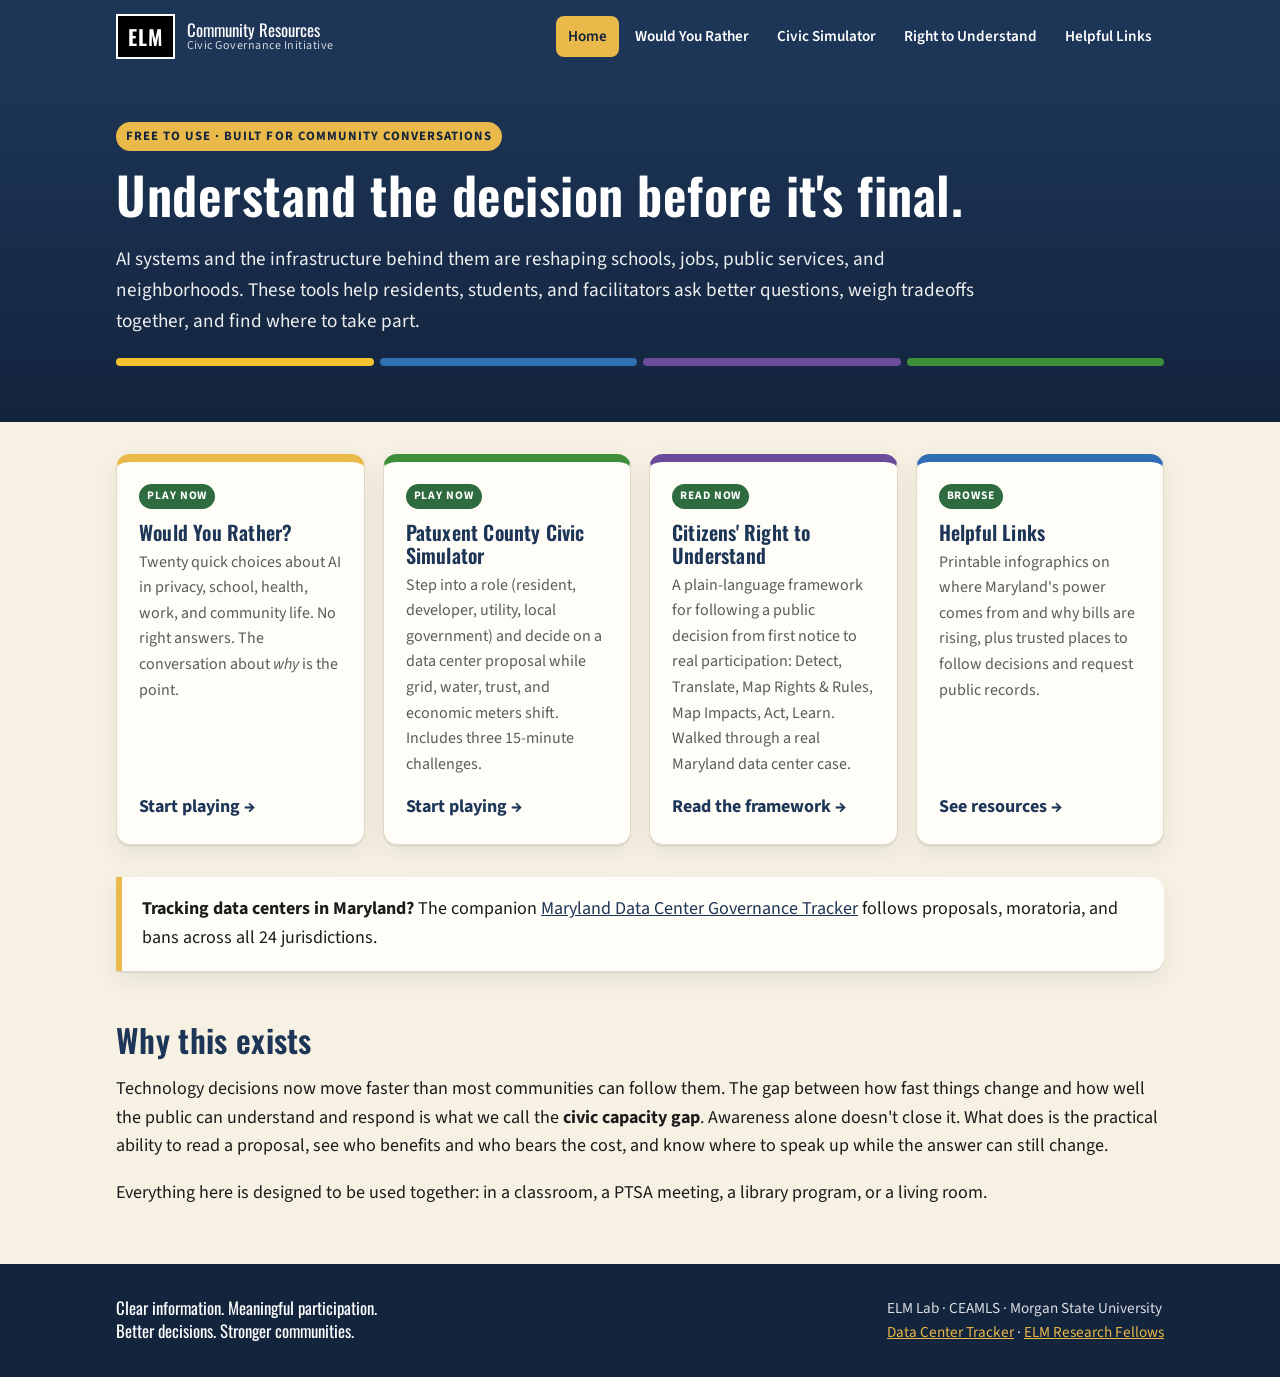
<file: index.html>
<!DOCTYPE html>
<html lang="en">
<head>
<meta charset="UTF-8">
<meta name="viewport" content="width=device-width, initial-scale=1.0">
<title>ELM Community Resources</title>
<meta name="description" content="Free games, frameworks, and tools from the ELM Lab at Morgan State University to help communities understand and shape decisions about AI and public infrastructure.">
<link rel="preconnect" href="https://fonts.googleapis.com">
<link href="https://fonts.googleapis.com/css2?family=Oswald:wght@500;600&family=Source+Sans+3:wght@400;600;700&display=swap" rel="stylesheet">
<link rel="stylesheet" href="assets/style.css">
<script src="assets/site.js" defer></script>
</head>
<body>

<header class="site-header">
  <div class="wrap">
    <a class="brand" href="index.html">
      <span class="brand-mark">ELM</span>
      <span class="brand-text">Community Resources<small>Civic Governance Initiative</small></span>
    </a>
    <button class="nav-toggle" aria-expanded="false" aria-controls="nav">Menu</button>
    <nav class="site-nav" id="nav" aria-label="Main">
      <ul>
        <li><a href="index.html" aria-current="page">Home</a></li>
        <li><a href="would-you-rather.html">Would You Rather</a></li>
        <li><a href="simulator.html">Civic Simulator</a></li>
        <li><a href="right-to-understand.html">Right to Understand</a></li>
        <li><a href="links.html">Helpful Links</a></li>
      </ul>
    </nav>
  </div>
</header>

<section class="hero">
  <div class="wrap">
    <span class="kicker">Free to use · Built for community conversations</span>
    <h1>Understand the decision before it's final.</h1>
    <p class="lede">AI systems and the infrastructure behind them are reshaping schools, jobs, public services, and neighborhoods. These tools help residents, students, and facilitators ask better questions, weigh tradeoffs together, and find where to take part.</p>
    <div class="meter-strip" aria-hidden="true">
      <span style="background:var(--grid)"></span>
      <span style="background:var(--water)"></span>
      <span style="background:var(--trust)"></span>
      <span style="background:var(--econ)"></span>
    </div>
  </div>
</section>

<main class="wrap">
  <div class="cards">
    <a class="res-card" href="would-you-rather.html" style="--accent:var(--gold)">
      <span class="tag live">Play now</span>
      <h3>Would You Rather?</h3>
      <p>Twenty quick choices about AI in privacy, school, health, work, and community life. No right answers. The conversation about <em>why</em> is the point.</p>
      <span class="go">Start playing →</span>
    </a>

    <a class="res-card" href="simulator.html" style="--accent:var(--econ)">
      <span class="tag live">Play now</span>
      <h3>Patuxent County Civic Simulator</h3>
      <p>Step into a role (resident, developer, utility, local government) and decide on a data center proposal while grid, water, trust, and economic meters shift. Includes three 15-minute challenges.</p>
      <span class="go">Start playing →</span>
    </a>

    <a class="res-card" href="right-to-understand.html" style="--accent:var(--trust)">
      <span class="tag live">Read now</span>
      <h3>Citizens' Right to Understand</h3>
      <p>A plain-language framework for following a public decision from first notice to real participation: Detect, Translate, Map Rights &amp; Rules, Map Impacts, Act, Learn. Walked through a real Maryland data center case.</p>
      <span class="go">Read the framework →</span>
    </a>

    <a class="res-card" href="links.html" style="--accent:var(--water)">
      <span class="tag live">Browse</span>
      <h3>Helpful Links</h3>
      <p>Printable infographics on where Maryland's power comes from and why bills are rising, plus trusted places to follow decisions and request public records.</p>
      <span class="go">See resources →</span>
    </a>
  </div>

  <div class="note">
    <strong>Tracking data centers in Maryland?</strong> The companion
    <a href="https://shelley-neumeister.github.io/mdcgt-website/">Maryland Data Center Governance Tracker</a>
    follows proposals, moratoria, and bans across all 24 jurisdictions.
  </div>

  <h2>Why this exists</h2>
  <p>Technology decisions now move faster than most communities can follow them. The gap between how fast things change and how well the public can understand and respond is what we call the <strong>civic capacity gap</strong>. Awareness alone doesn't close it. What does is the practical ability to read a proposal, see who benefits and who bears the cost, and know where to speak up while the answer can still change.</p>
  <p>Everything here is designed to be used together: in a classroom, a PTSA meeting, a library program, or a living room.</p>
</main>

<footer class="site-footer">
  <div class="wrap">
    <div>
      <div class="motto">Clear information. Meaningful participation.<br>Better decisions. Stronger communities.</div>
    </div>
    <div>
      ELM Lab · CEAMLS · Morgan State University<br>
      <a href="https://shelley-neumeister.github.io/mdcgt-website/">Data Center Tracker</a> ·
      <a href="https://shelley-neumeister.github.io/elm-fellows-website/">ELM Research Fellows</a>
    </div>
  </div>
</footer>

</body>
</html>
</file>
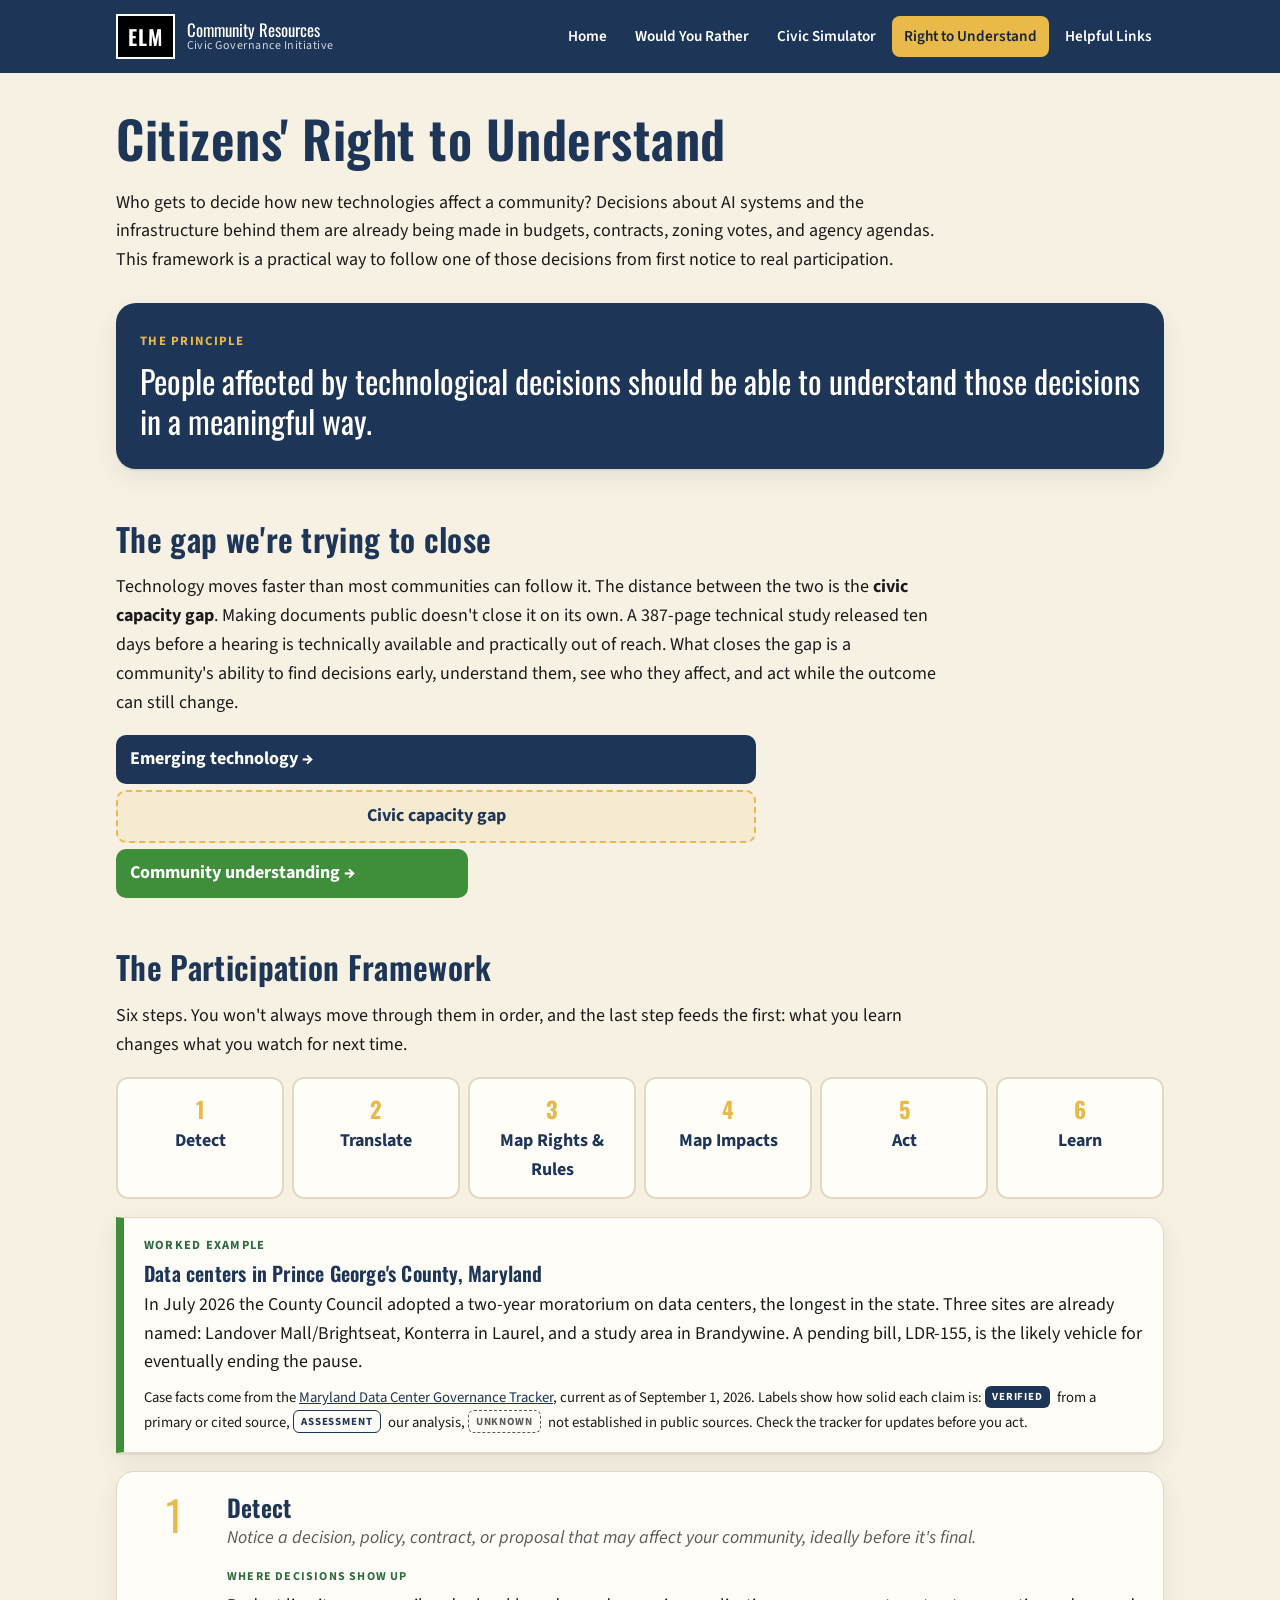
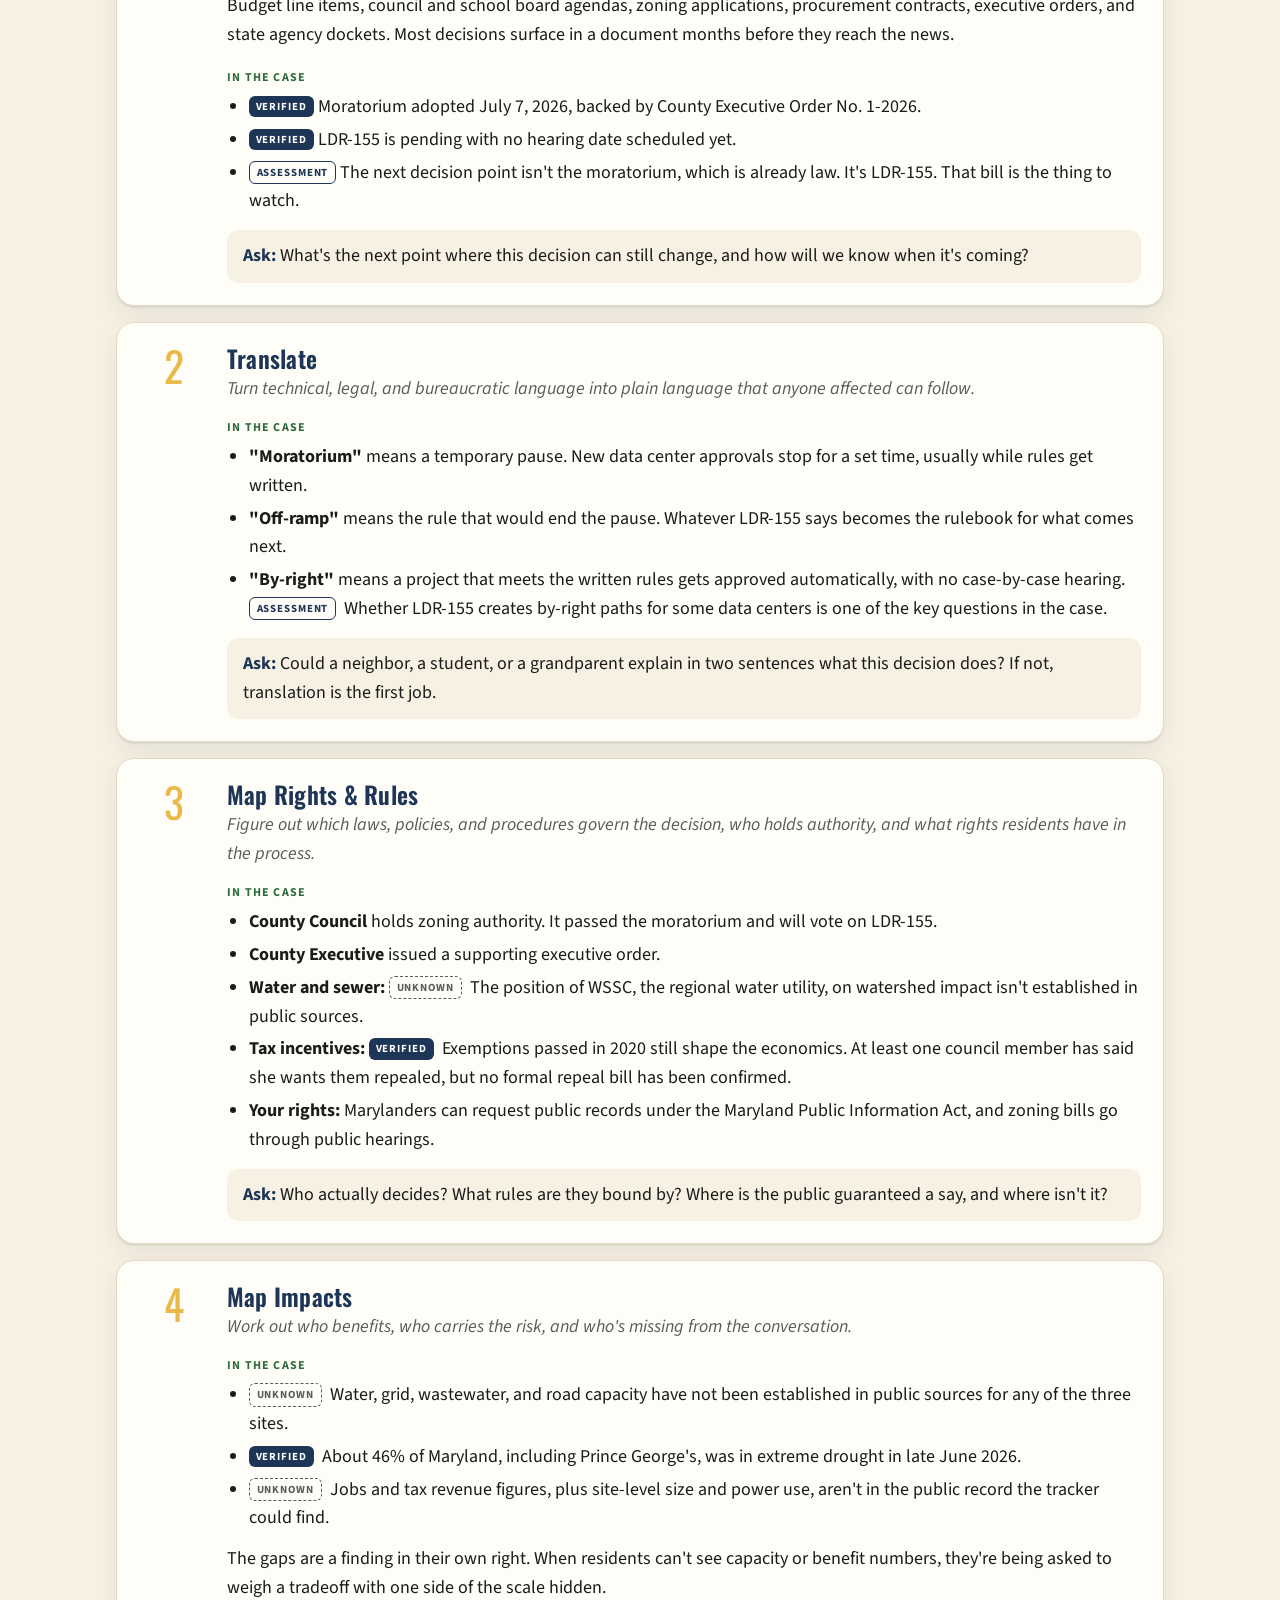
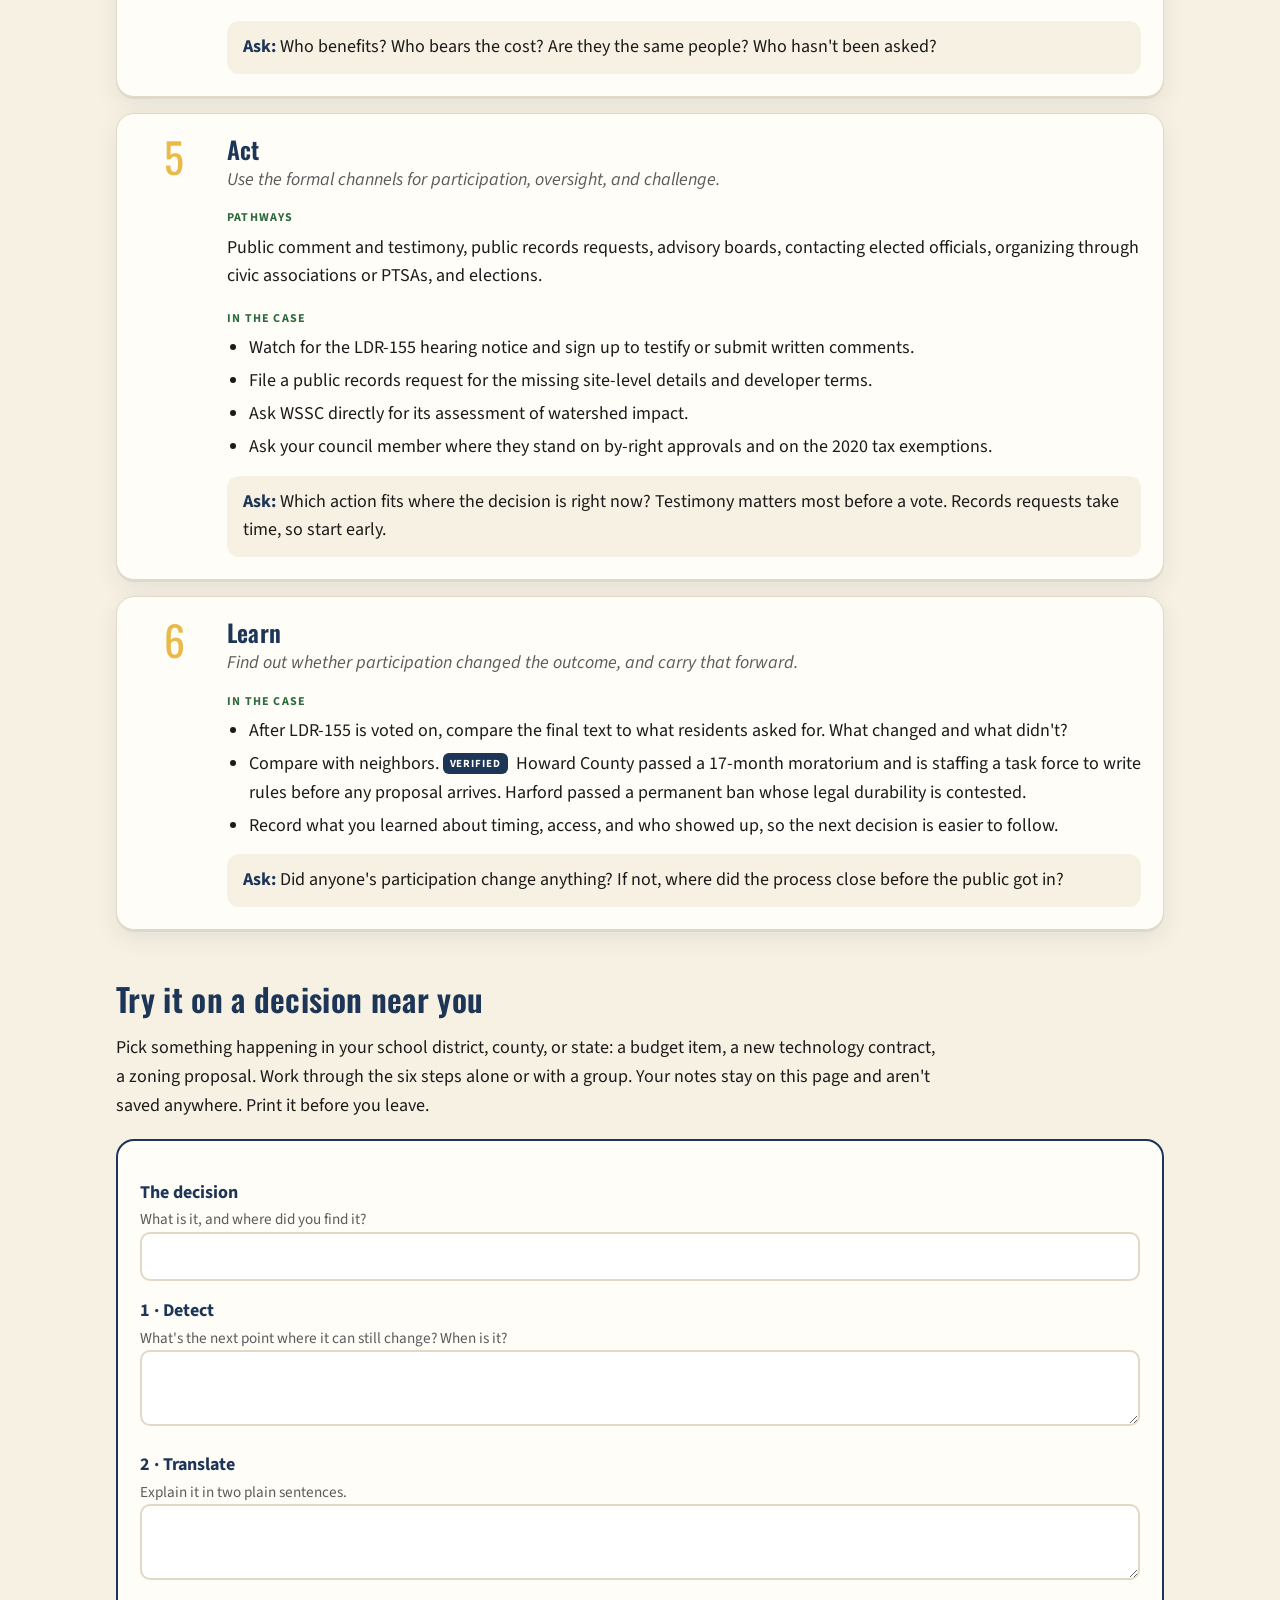
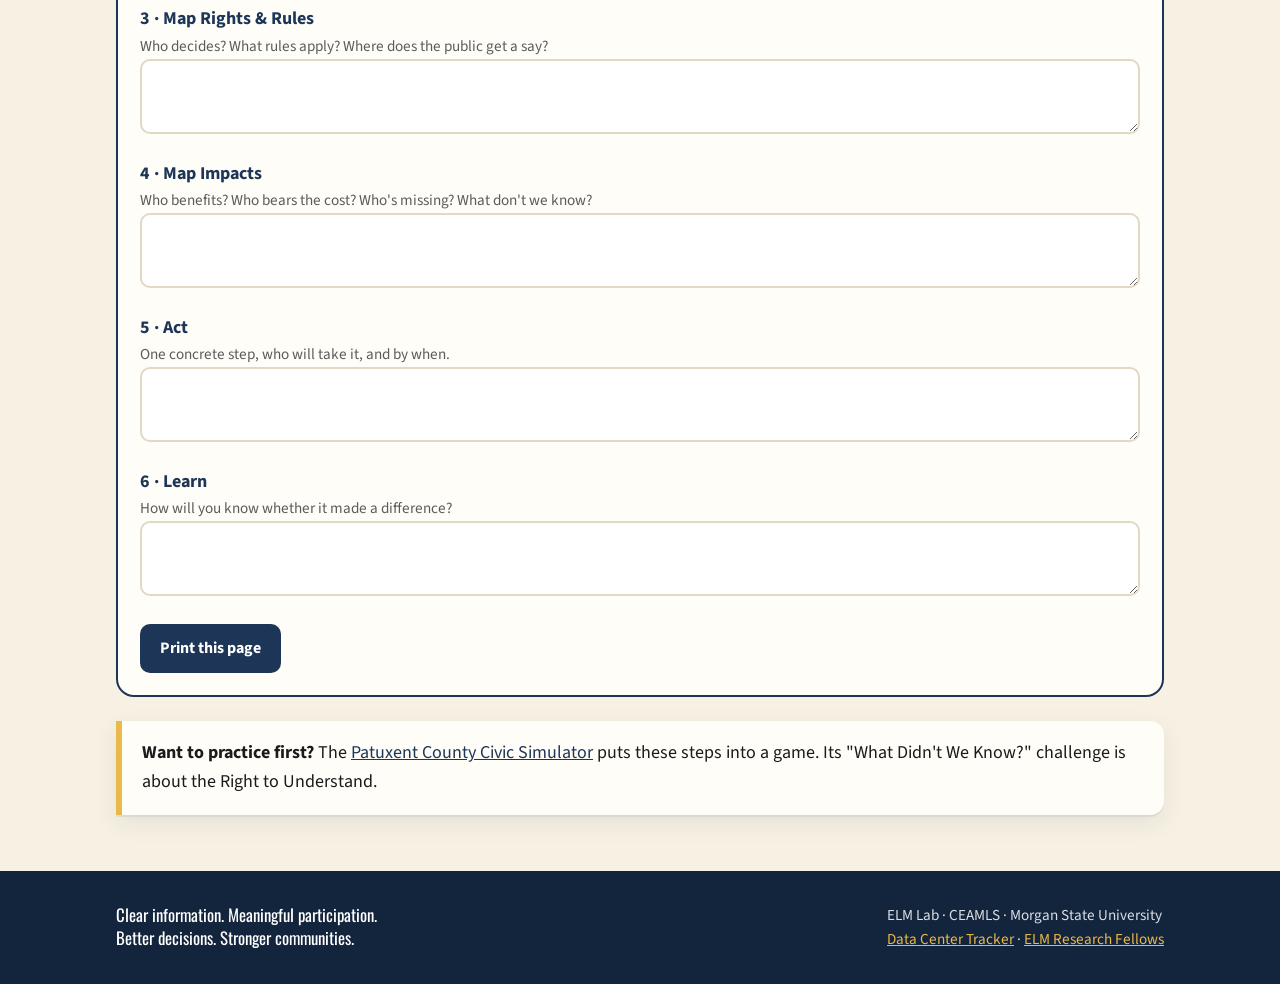
<file: right-to-understand.html>
<!DOCTYPE html>
<html lang="en">
<head>
<meta charset="UTF-8">
<meta name="viewport" content="width=device-width, initial-scale=1.0">
<title>Citizens' Right to Understand · ELM Community Resources</title>
<meta name="description" content="A six-step framework for following a public decision from first notice to real participation, walked through a Maryland data center case.">
<link rel="preconnect" href="https://fonts.googleapis.com">
<link href="https://fonts.googleapis.com/css2?family=Oswald:wght@500;600&family=Source+Sans+3:wght@400;600;700&display=swap" rel="stylesheet">
<link rel="stylesheet" href="assets/style.css">
<script src="assets/site.js" defer></script>
<style>
  .principle { background: var(--navy); color: #fff; border-radius: 20px; padding: 28px 24px; margin: 28px 0; box-shadow: var(--shadow); }
  .principle .eyebrow { color: var(--gold); font-size: .8rem; font-weight: 700; letter-spacing: .1em; text-transform: uppercase; }
  .principle blockquote { margin: 10px 0 0; font-family: "Oswald", sans-serif; font-size: clamp(1.4rem, 4vw, 2rem); line-height: 1.25; }

  .gap { display: grid; grid-template-columns: 1fr; gap: 6px; max-width: 640px; margin: 18px 0; }
  .gap div { border-radius: 10px; padding: 10px 14px; font-weight: 700; }
  .gap .tech { background: var(--navy); color: #fff; width: 100%; }
  .gap .space { border: 2px dashed var(--gold); color: var(--navy); text-align: center; background: rgba(233,185,73,.12); }
  .gap .comm { background: var(--econ); color: #fff; width: 55%; }

  .flow { display: grid; grid-template-columns: repeat(6, 1fr); gap: 8px; margin: 18px 0 8px; counter-reset: s; }
  .flow a { position: relative; text-decoration: none; background: var(--paper); border: 2px solid var(--line); border-radius: 12px; padding: 12px 10px; text-align: center; color: var(--navy); font-weight: 700; }
  .flow a::before { counter-increment: s; content: counter(s); display: block; font-family: "Oswald", sans-serif; font-size: 1.4rem; color: var(--gold); }
  .flow a:hover { border-color: var(--navy); }
  @media (max-width: 760px) { .flow { grid-template-columns: repeat(3, 1fr); } }

  .case-head { background: var(--paper); border: 1px solid var(--line); border-left: 8px solid var(--econ); border-radius: 0 16px 16px 0; padding: 18px 20px; margin: 18px 0; box-shadow: var(--shadow); }
  .case-head p { margin-bottom: .5em; }

  .stage { display: grid; grid-template-columns: 70px 1fr; gap: 18px; background: var(--paper); border: 1px solid var(--line); border-radius: 18px; padding: 22px; margin: 16px 0; box-shadow: var(--shadow); scroll-margin-top: 16px; }
  .stage .n { font-family: "Oswald", sans-serif; font-size: 2.6rem; line-height: 1; color: var(--gold); text-align: center; }
  .stage h3 { font-size: 1.5rem; margin-bottom: .1em; }
  .stage .what { color: var(--muted); font-style: italic; margin-bottom: 14px; }
  .stage .label { font-size: .75rem; font-weight: 700; letter-spacing: .1em; text-transform: uppercase; color: var(--green); margin: 14px 0 6px; }
  .stage ul { margin: 0; padding-left: 1.2em; }
  .stage li { margin: 4px 0; }
  .ask { background: var(--cream); border-radius: 12px; padding: 12px 16px; margin-top: 14px; }
  .ask b { color: var(--navy); }
  @media (max-width: 600px) { .stage { grid-template-columns: 1fr; gap: 4px; } .stage .n { text-align: left; } }

  .chip { display: inline-block; font-size: .68rem; font-weight: 700; letter-spacing: .08em; padding: 2px 7px; border-radius: 6px; vertical-align: 2px; margin-right: 4px; }
  .chip.v { background: var(--navy); color: #fff; }
  .chip.a { border: 1.5px solid var(--navy); color: var(--navy); }
  .chip.u { border: 1.5px dashed var(--muted); color: var(--muted); }

  .worksheet { background: var(--paper); border: 2px solid var(--navy); border-radius: 18px; padding: 22px; margin-top: 16px; }
  .worksheet label { display: block; font-weight: 700; color: var(--navy); margin: 16px 0 4px; }
  .worksheet label span { display: block; font-weight: 400; color: var(--muted); font-size: .95rem; }
  .worksheet textarea, .worksheet input { font: inherit; font-size: 1rem; width: 100%; padding: 10px 12px; border-radius: 10px; border: 2px solid var(--line); background: #fff; }
  @media print {
    .site-header, .site-footer, .noprint { display: none !important; }
    body { background: #fff; }
    .stage, .case-head, .principle { box-shadow: none; break-inside: avoid; }
    .worksheet textarea { border: 1px solid #999; min-height: 5em; }
  }
</style>
</head>
<body>

<header class="site-header">
  <div class="wrap">
    <a class="brand" href="index.html">
      <span class="brand-mark">ELM</span>
      <span class="brand-text">Community Resources<small>Civic Governance Initiative</small></span>
    </a>
    <button class="nav-toggle" aria-expanded="false" aria-controls="nav">Menu</button>
    <nav class="site-nav" id="nav" aria-label="Main">
      <ul>
        <li><a href="index.html">Home</a></li>
        <li><a href="would-you-rather.html">Would You Rather</a></li>
        <li><a href="simulator.html">Civic Simulator</a></li>
        <li><a href="right-to-understand.html" aria-current="page">Right to Understand</a></li>
        <li><a href="links.html">Helpful Links</a></li>
      </ul>
    </nav>
  </div>
</header>

<main class="wrap">
  <section style="padding-top:36px">
    <h1>Citizens' Right to Understand</h1>
    <p style="max-width:46em">Who gets to decide how new technologies affect a community? Decisions about AI systems and the infrastructure behind them are already being made in budgets, contracts, zoning votes, and agency agendas. This framework is a practical way to follow one of those decisions from first notice to real participation.</p>
  </section>

  <div class="principle">
    <div class="eyebrow">The principle</div>
    <blockquote>People affected by technological decisions should be able to understand those decisions in a meaningful way.</blockquote>
  </div>

  <h2>The gap we're trying to close</h2>
  <p style="max-width:46em">Technology moves faster than most communities can follow it. The distance between the two is the <strong>civic capacity gap</strong>. Making documents public doesn't close it on its own. A 387-page technical study released ten days before a hearing is technically available and practically out of reach. What closes the gap is a community's ability to find decisions early, understand them, see who they affect, and act while the outcome can still change.</p>
  <div class="gap" aria-hidden="true">
    <div class="tech">Emerging technology →</div>
    <div class="space">Civic capacity gap</div>
    <div class="comm">Community understanding →</div>
  </div>

  <h2>The Participation Framework</h2>
  <p style="max-width:46em">Six steps. You won't always move through them in order, and the last step feeds the first: what you learn changes what you watch for next time.</p>
  <nav class="flow" aria-label="Framework steps">
    <a href="#detect">Detect</a><a href="#translate">Translate</a><a href="#rules">Map Rights &amp; Rules</a><a href="#impacts">Map Impacts</a><a href="#act">Act</a><a href="#learn">Learn</a>
  </nav>

  <div class="case-head">
    <p class="eyebrow" style="font-size:.78rem;font-weight:700;letter-spacing:.1em;text-transform:uppercase;color:var(--green);margin:0 0 6px">Worked example</p>
    <h3>Data centers in Prince George's County, Maryland</h3>
    <p>In July 2026 the County Council adopted a two-year moratorium on data centers, the longest in the state. Three sites are already named: Landover Mall/Brightseat, Konterra in Laurel, and a study area in Brandywine. A pending bill, LDR-155, is the likely vehicle for eventually ending the pause.</p>
    <p class="small muted" style="font-size:.92rem;margin:0">Case facts come from the <a href="https://shelley-neumeister.github.io/mdcgt-website/counties/pg.html">Maryland Data Center Governance Tracker</a>, current as of September 1, 2026. Labels show how solid each claim is: <span class="chip v">VERIFIED</span> from a primary or cited source, <span class="chip a">ASSESSMENT</span> our analysis, <span class="chip u">UNKNOWN</span> not established in public sources. Check the tracker for updates before you act.</p>
  </div>

  <section class="stage" id="detect">
    <div class="n">1</div>
    <div>
      <h3>Detect</h3>
      <p class="what">Notice a decision, policy, contract, or proposal that may affect your community, ideally before it's final.</p>
      <div class="label">Where decisions show up</div>
      <p>Budget line items, council and school board agendas, zoning applications, procurement contracts, executive orders, and state agency dockets. Most decisions surface in a document months before they reach the news.</p>
      <div class="label">In the case</div>
      <ul>
        <li><span class="chip v">VERIFIED</span>Moratorium adopted July 7, 2026, backed by County Executive Order No. 1-2026.</li>
        <li><span class="chip v">VERIFIED</span>LDR-155 is pending with no hearing date scheduled yet.</li>
        <li><span class="chip a">ASSESSMENT</span>The next decision point isn't the moratorium, which is already law. It's LDR-155. That bill is the thing to watch.</li>
      </ul>
      <div class="ask"><b>Ask:</b> What's the next point where this decision can still change, and how will we know when it's coming?</div>
    </div>
  </section>

  <section class="stage" id="translate">
    <div class="n">2</div>
    <div>
      <h3>Translate</h3>
      <p class="what">Turn technical, legal, and bureaucratic language into plain language that anyone affected can follow.</p>
      <div class="label">In the case</div>
      <ul>
        <li><b>"Moratorium"</b> means a temporary pause. New data center approvals stop for a set time, usually while rules get written.</li>
        <li><b>"Off-ramp"</b> means the rule that would end the pause. Whatever LDR-155 says becomes the rulebook for what comes next.</li>
        <li><b>"By-right"</b> means a project that meets the written rules gets approved automatically, with no case-by-case hearing. <span class="chip a">ASSESSMENT</span> Whether LDR-155 creates by-right paths for some data centers is one of the key questions in the case.</li>
      </ul>
      <div class="ask"><b>Ask:</b> Could a neighbor, a student, or a grandparent explain in two sentences what this decision does? If not, translation is the first job.</div>
    </div>
  </section>

  <section class="stage" id="rules">
    <div class="n">3</div>
    <div>
      <h3>Map Rights &amp; Rules</h3>
      <p class="what">Figure out which laws, policies, and procedures govern the decision, who holds authority, and what rights residents have in the process.</p>
      <div class="label">In the case</div>
      <ul>
        <li><b>County Council</b> holds zoning authority. It passed the moratorium and will vote on LDR-155.</li>
        <li><b>County Executive</b> issued a supporting executive order.</li>
        <li><b>Water and sewer:</b> <span class="chip u">UNKNOWN</span> The position of WSSC, the regional water utility, on watershed impact isn't established in public sources.</li>
        <li><b>Tax incentives:</b> <span class="chip v">VERIFIED</span> Exemptions passed in 2020 still shape the economics. At least one council member has said she wants them repealed, but no formal repeal bill has been confirmed.</li>
        <li><b>Your rights:</b> Marylanders can request public records under the Maryland Public Information Act, and zoning bills go through public hearings.</li>
      </ul>
      <div class="ask"><b>Ask:</b> Who actually decides? What rules are they bound by? Where is the public guaranteed a say, and where isn't it?</div>
    </div>
  </section>

  <section class="stage" id="impacts">
    <div class="n">4</div>
    <div>
      <h3>Map Impacts</h3>
      <p class="what">Work out who benefits, who carries the risk, and who's missing from the conversation.</p>
      <div class="label">In the case</div>
      <ul>
        <li><span class="chip u">UNKNOWN</span> Water, grid, wastewater, and road capacity have not been established in public sources for any of the three sites.</li>
        <li><span class="chip v">VERIFIED</span> About 46% of Maryland, including Prince George's, was in extreme drought in late June 2026.</li>
        <li><span class="chip u">UNKNOWN</span> Jobs and tax revenue figures, plus site-level size and power use, aren't in the public record the tracker could find.</li>
      </ul>
      <p style="margin-top:12px">The gaps are a finding in their own right. When residents can't see capacity or benefit numbers, they're being asked to weigh a tradeoff with one side of the scale hidden.</p>
      <div class="ask"><b>Ask:</b> Who benefits? Who bears the cost? Are they the same people? Who hasn't been asked?</div>
    </div>
  </section>

  <section class="stage" id="act">
    <div class="n">5</div>
    <div>
      <h3>Act</h3>
      <p class="what">Use the formal channels for participation, oversight, and challenge.</p>
      <div class="label">Pathways</div>
      <p>Public comment and testimony, public records requests, advisory boards, contacting elected officials, organizing through civic associations or PTSAs, and elections.</p>
      <div class="label">In the case</div>
      <ul>
        <li>Watch for the LDR-155 hearing notice and sign up to testify or submit written comments.</li>
        <li>File a public records request for the missing site-level details and developer terms.</li>
        <li>Ask WSSC directly for its assessment of watershed impact.</li>
        <li>Ask your council member where they stand on by-right approvals and on the 2020 tax exemptions.</li>
      </ul>
      <div class="ask"><b>Ask:</b> Which action fits where the decision is right now? Testimony matters most before a vote. Records requests take time, so start early.</div>
    </div>
  </section>

  <section class="stage" id="learn">
    <div class="n">6</div>
    <div>
      <h3>Learn</h3>
      <p class="what">Find out whether participation changed the outcome, and carry that forward.</p>
      <div class="label">In the case</div>
      <ul>
        <li>After LDR-155 is voted on, compare the final text to what residents asked for. What changed and what didn't?</li>
        <li>Compare with neighbors. <span class="chip v">VERIFIED</span> Howard County passed a 17-month moratorium and is staffing a task force to write rules before any proposal arrives. Harford passed a permanent ban whose legal durability is contested.</li>
        <li>Record what you learned about timing, access, and who showed up, so the next decision is easier to follow.</li>
      </ul>
      <div class="ask"><b>Ask:</b> Did anyone's participation change anything? If not, where did the process close before the public got in?</div>
    </div>
  </section>

  <h2>Try it on a decision near you</h2>
  <p style="max-width:46em">Pick something happening in your school district, county, or state: a budget item, a new technology contract, a zoning proposal. Work through the six steps alone or with a group. Your notes stay on this page and aren't saved anywhere. Print it before you leave.</p>
  <div class="worksheet">
    <label>The decision<span>What is it, and where did you find it?</span><input type="text"></label>
    <label>1 · Detect<span>What's the next point where it can still change? When is it?</span><textarea rows="2"></textarea></label>
    <label>2 · Translate<span>Explain it in two plain sentences.</span><textarea rows="2"></textarea></label>
    <label>3 · Map Rights &amp; Rules<span>Who decides? What rules apply? Where does the public get a say?</span><textarea rows="2"></textarea></label>
    <label>4 · Map Impacts<span>Who benefits? Who bears the cost? Who's missing? What don't we know?</span><textarea rows="2"></textarea></label>
    <label>5 · Act<span>One concrete step, who will take it, and by when.</span><textarea rows="2"></textarea></label>
    <label>6 · Learn<span>How will you know whether it made a difference?</span><textarea rows="2"></textarea></label>
    <div class="noprint" style="margin-top:18px"><button class="btn" type="button" onclick="window.print()">Print this page</button></div>
  </div>

  <div class="note">
    <strong>Want to practice first?</strong> The <a href="simulator.html">Patuxent County Civic Simulator</a> puts these steps into a game. Its "What Didn't We Know?" challenge is about the Right to Understand.
  </div>
</main>

<footer class="site-footer">
  <div class="wrap">
    <div class="motto">Clear information. Meaningful participation.<br>Better decisions. Stronger communities.</div>
    <div>ELM Lab · CEAMLS · Morgan State University<br>
      <a href="https://shelley-neumeister.github.io/mdcgt-website/">Data Center Tracker</a> ·
      <a href="https://shelley-neumeister.github.io/elm-fellows-website/">ELM Research Fellows</a></div>
  </div>
</footer>
</body>
</html>
</file>
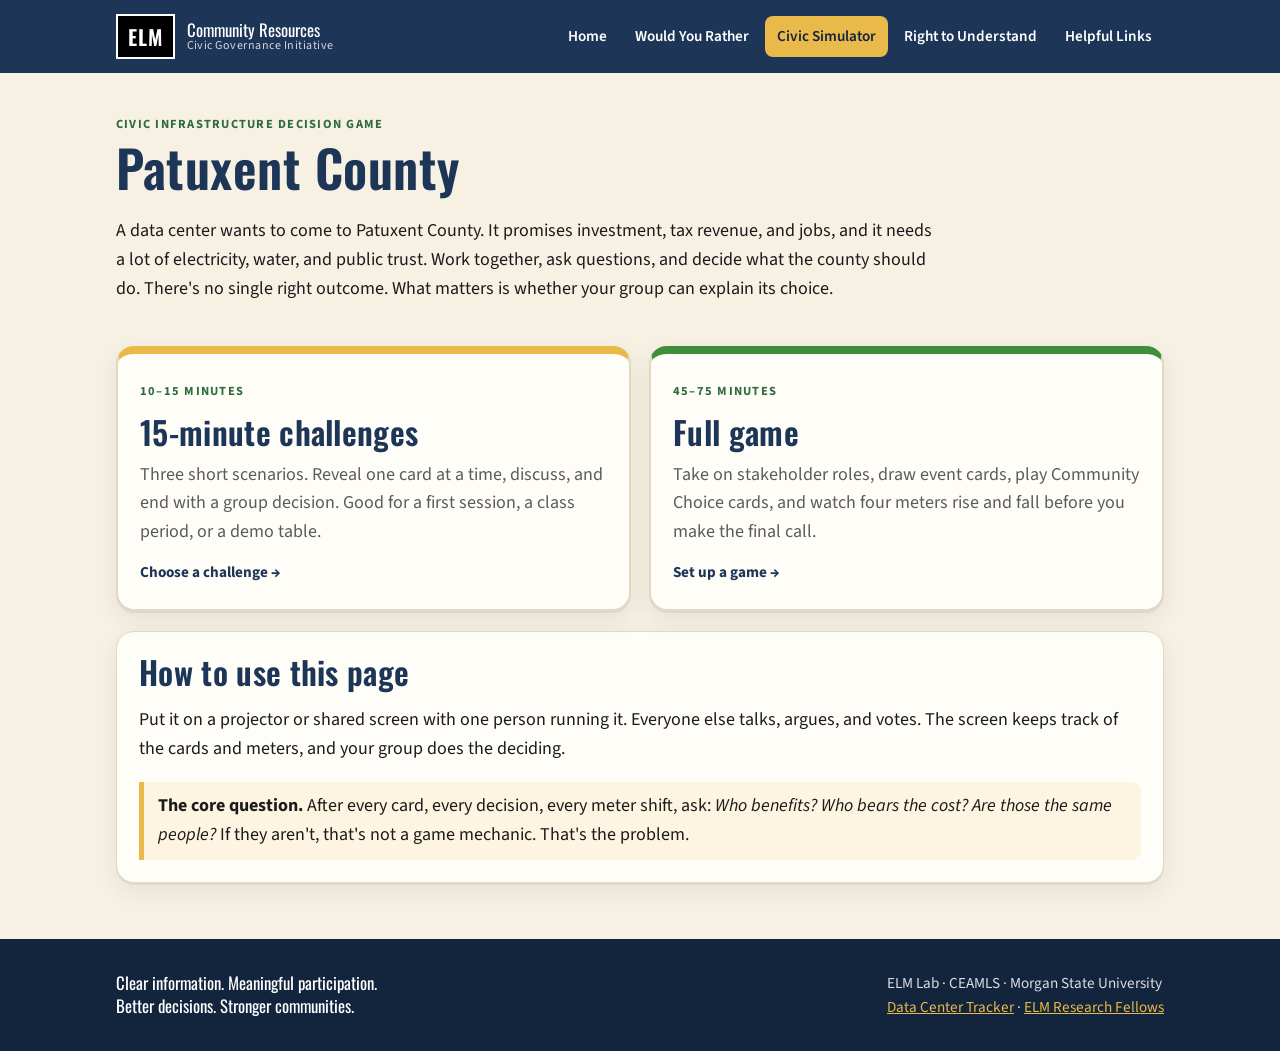
<file: simulator.html>
<!DOCTYPE html>
<html lang="en">
<head>
<meta charset="UTF-8">
<meta name="viewport" content="width=device-width, initial-scale=1.0">
<title>Patuxent County Civic Simulator · ELM Community Resources</title>
<meta name="description" content="A civic infrastructure decision game. Weigh a data center proposal while grid, water, trust, and economic meters shift.">
<link rel="preconnect" href="https://fonts.googleapis.com">
<link href="https://fonts.googleapis.com/css2?family=Oswald:wght@500;600&family=Source+Sans+3:wght@400;600;700&display=swap" rel="stylesheet">
<link rel="stylesheet" href="assets/style.css">
<script src="assets/site.js" defer></script>
<style>
  .intro { padding: 36px 0 4px; }
  .intro p { max-width: 46em; }

  .panel { background: var(--paper); border: 1px solid var(--line); border-radius: 18px; box-shadow: var(--shadow); padding: 22px; margin: 18px 0; }
  .panel.dark { background: var(--navy); color: #fff; border: 0; }
  .panel.dark h2, .panel.dark h3 { color: #fff; }
  .panel h2 { margin-top: 0; }
  .row { display: flex; gap: 10px; flex-wrap: wrap; align-items: center; }
  .spread { justify-content: space-between; }
  .muted { color: var(--muted); }
  .small { font-size: .92rem; }
  .eyebrow { font-size: .78rem; font-weight: 700; letter-spacing: .1em; text-transform: uppercase; }

  /* Mode picker */
  .modes { display: grid; grid-template-columns: repeat(auto-fit, minmax(280px, 1fr)); gap: 18px; margin: 20px 0; }
  .mode-card { text-align: left; font: inherit; cursor: pointer; background: var(--paper); border: 2px solid var(--line); border-radius: 18px; padding: 22px; box-shadow: var(--shadow); border-top: 8px solid var(--accent); color: inherit; }
  .mode-card:hover { border-color: var(--navy); border-top-color: var(--accent); }
  .mode-card p { color: var(--muted); margin-bottom: .6em; }
  .mode-card .meta { font-weight: 700; color: var(--navy); font-size: .95rem; }

  /* Meters */
  .meters { display: grid; grid-template-columns: repeat(4, 1fr); gap: 12px; }
  .meter { background: var(--paper); border-radius: 14px; padding: 12px 14px; border: 2px solid var(--line); }
  .meter-head { display: flex; justify-content: space-between; align-items: baseline; gap: 6px; }
  .meter-name { font-family: "Oswald", sans-serif; font-size: 1.05rem; color: var(--navy); }
  .meter-val { font-family: "Oswald", sans-serif; font-size: 1.6rem; color: var(--navy); }
  .segs { display: grid; grid-template-columns: repeat(5, 1fr); gap: 3px; margin: 6px 0 4px; }
  .segs i { height: 12px; border-radius: 3px; background: var(--line); }
  .ends { display: flex; justify-content: space-between; font-size: .72rem; color: var(--muted); text-transform: uppercase; letter-spacing: .05em; }
  .adj { display: flex; gap: 6px; margin-top: 8px; }
  .adj button { flex: 1; font: inherit; font-weight: 700; border: 1px solid var(--line); background: #fff; border-radius: 8px; cursor: pointer; min-height: 32px; color: var(--navy); }
  .meter.bump { animation: bump .5s ease; }
  @keyframes bump { 50% { transform: scale(1.04); } }
  @media (max-width: 760px) { .meters { grid-template-columns: 1fr 1fr; } }

  .alerts { margin-top: 12px; display: grid; gap: 8px; }
  .alert { border-radius: 10px; padding: 10px 14px; font-size: .98rem; background: #fdecea; border-left: 5px solid #c0392b; }
  .alert.warn { background: #fff6dc; border-left-color: var(--gold); }

  /* Cards */
  .game-card { background: var(--paper); color: var(--ink); border-radius: 18px; padding: 22px; border: 3px solid var(--navy); max-width: 640px; margin: 0 auto; }
  .game-card .ctype { display: inline-block; font-size: .75rem; font-weight: 700; letter-spacing: .1em; text-transform: uppercase; padding: 4px 10px; border-radius: 999px; color: #fff; background: var(--navy); }
  .ctype.Infrastructure { background: #b58a00; }
  .ctype.Political { background: var(--navy); }
  .ctype.Community { background: #b0413e; }
  .ctype.Developer { background: #555; }
  .ctype.Choice { background: var(--green); }
  .game-card h3 { font-size: 1.6rem; margin: 12px 0 8px; }
  .fx { display: flex; flex-wrap: wrap; gap: 8px; margin: 12px 0; }
  .fx span { font-weight: 700; padding: 4px 10px; border-radius: 8px; font-size: .95rem; background: var(--cream); }
  .fx .up { color: #1f6b2c; } .fx .down { color: #a3261b; }
  .discuss { background: var(--cream); border-radius: 12px; padding: 12px 14px; margin-top: 12px; }
  .discuss b { color: var(--navy); }
  .opts { display: grid; gap: 10px; margin-top: 14px; }
  .opt-btn { text-align: left; font: inherit; cursor: pointer; background: #fff; border: 2px solid var(--line); border-radius: 12px; padding: 12px 14px; min-height: 44px; }
  .opt-btn:hover { border-color: var(--navy); }
  .opt-btn.suggest { border-color: var(--gold); }
  .opt-btn small { display: block; color: var(--muted); }

  .deck-back { max-width: 640px; margin: 0 auto; border-radius: 18px; background: var(--navy-deep); border: 3px dashed rgba(255,255,255,.3); color: #fff; text-align: center; padding: 40px 20px; }
  .deck-back .display { color: var(--gold); font-size: 1.6rem; margin-bottom: 6px; }

  .core { border-left: 5px solid var(--gold); padding: 10px 14px; background: rgba(233,185,73,.12); border-radius: 0 10px 10px 0; margin-top: 14px; }
  .askfirst { display: inline-block; background: var(--navy); color: #fff; border-radius: 999px; padding: 4px 12px; font-weight: 700; font-size: .9rem; }

  /* Choice hand */
  .hand { display: grid; grid-template-columns: repeat(auto-fit, minmax(190px, 1fr)); gap: 10px; margin-top: 10px; }
  .hand button { font: inherit; text-align: left; cursor: pointer; background: #fff; border: 2px solid var(--green); border-radius: 12px; padding: 12px; min-height: 44px; }
  .hand button b { color: var(--green); display: block; }
  .hand button:disabled { opacity: .45; cursor: not-allowed; border-style: dashed; }

  /* Roles */
  .roles { display: grid; grid-template-columns: repeat(auto-fit, minmax(230px, 1fr)); gap: 10px; }
  .role { display: flex; gap: 10px; align-items: flex-start; background: #fff; border: 2px solid var(--line); border-radius: 12px; padding: 12px; cursor: pointer; }
  .role input { margin-top: 5px; width: 18px; height: 18px; accent-color: var(--navy); }
  .role b { display: block; color: var(--navy); }
  .role span { font-size: .92rem; color: var(--muted); line-height: 1.4; }
  .role.on { border-color: var(--navy); }
  .seg-choice { display: inline-flex; border: 2px solid var(--navy); border-radius: 10px; overflow: hidden; }
  .seg-choice button { font: inherit; font-weight: 700; border: 0; background: #fff; color: var(--navy); padding: 8px 16px; cursor: pointer; min-height: 44px; }
  .seg-choice button[aria-pressed="true"] { background: var(--navy); color: #fff; }

  .steps { display: flex; gap: 6px; flex-wrap: wrap; margin-bottom: 14px; }
  .steps span { font-size: .8rem; font-weight: 700; letter-spacing: .06em; text-transform: uppercase; padding: 4px 10px; border-radius: 999px; background: var(--line); color: var(--navy); }
  .steps span.on { background: var(--gold); color: var(--navy-deep); }

  /* Tally */
  .tally-grid { display: grid; gap: 10px; margin-top: 14px; }
  .tally-row { display: grid; grid-template-columns: 1fr auto; gap: 10px; align-items: center; background: #fff; border: 1px solid var(--line); border-radius: 12px; padding: 10px 12px; }
  .tally-row .lbl b { display: block; color: var(--navy); }
  .tally-row .lbl small { color: var(--muted); }
  .counter { display: flex; align-items: center; gap: 8px; }
  .counter button { width: 40px; height: 40px; border-radius: 10px; border: 2px solid var(--navy); background: #fff; color: var(--navy); font: inherit; font-weight: 700; font-size: 1.1rem; cursor: pointer; }
  .counter output { font-family: "Oswald", sans-serif; font-size: 1.5rem; min-width: 2ch; text-align: center; color: var(--navy); }

  textarea, input[type=text], select { font: inherit; font-size: 1rem; width: 100%; padding: 10px 12px; border-radius: 10px; border: 2px solid var(--line); background: #fff; }
  label.field { display: block; font-weight: 700; color: var(--navy); margin: 12px 0 6px; }
  .cond { display: grid; grid-template-columns: 1fr 220px auto; gap: 8px; margin-bottom: 8px; }
  @media (max-width: 640px) { .cond { grid-template-columns: 1fr; } }

  table.log { width: 100%; border-collapse: collapse; font-size: .95rem; }
  table.log th, table.log td { text-align: left; padding: 8px 6px; border-bottom: 1px solid var(--line); vertical-align: top; }
  table.log th { color: var(--navy); font-size: .8rem; text-transform: uppercase; letter-spacing: .06em; }
  .table-scroll { overflow-x: auto; }

  .progress-dots { display: flex; gap: 6px; justify-content: center; margin: 14px 0 0; }
  .progress-dots i { width: 10px; height: 10px; border-radius: 50%; background: var(--line); }
  .progress-dots i.on { background: var(--gold); }
  .link-btn { background: none; border: 0; font: inherit; color: var(--navy); text-decoration: underline; cursor: pointer; padding: 6px 0; }
  @media print {
    .site-header, .site-footer, .intro, .noprint { display: none !important; }
    body { background: #fff; }
    .panel { box-shadow: none; }
  }
</style>
</head>
<body>

<header class="site-header">
  <div class="wrap">
    <a class="brand" href="index.html">
      <span class="brand-mark">ELM</span>
      <span class="brand-text">Community Resources<small>Civic Governance Initiative</small></span>
    </a>
    <button class="nav-toggle" aria-expanded="false" aria-controls="nav">Menu</button>
    <nav class="site-nav" id="nav" aria-label="Main">
      <ul>
        <li><a href="index.html">Home</a></li>
        <li><a href="would-you-rather.html">Would You Rather</a></li>
        <li><a href="simulator.html" aria-current="page">Civic Simulator</a></li>
        <li><a href="right-to-understand.html">Right to Understand</a></li>
        <li><a href="links.html">Helpful Links</a></li>
      </ul>
    </nav>
  </div>
</header>

<main class="wrap">
  <section class="intro">
    <span class="eyebrow" style="color:var(--green)">Civic Infrastructure Decision Game</span>
    <h1>Patuxent County</h1>
    <p>A data center wants to come to Patuxent County. It promises investment, tax revenue, and jobs, and it needs a lot of electricity, water, and public trust. Work together, ask questions, and decide what the county should do. There's no single right outcome. What matters is whether your group can explain its choice.</p>
  </section>

  <div id="app" aria-live="polite"></div>
</main>

<footer class="site-footer">
  <div class="wrap">
    <div class="motto">Clear information. Meaningful participation.<br>Better decisions. Stronger communities.</div>
    <div>ELM Lab · CEAMLS · Morgan State University<br>
      <a href="https://shelley-neumeister.github.io/mdcgt-website/">Data Center Tracker</a> ·
      <a href="https://shelley-neumeister.github.io/elm-fellows-website/">ELM Research Fellows</a></div>
  </div>
</footer>

<script>
(function () {
  /* ================= CONTENT ================= */
  var METERS = [
    { k: "grid",  name: "Grid Capacity",    lo: "Critical", hi: "Stable", color: "var(--grid)",  zero: "The grid can no longer reliably serve the community." },
    { k: "water", name: "Water Stress",     lo: "Severe",   hi: "Low",    color: "var(--water)", zero: "Water stress is severe. Cooling needs now compete directly with homes and farms." },
    { k: "trust", name: "Public Trust",     lo: "Low",      hi: "High",   color: "var(--trust)", zero: "Trust has collapsed. Residents no longer trust the process or each other." },
    { k: "econ",  name: "Economic Benefit", lo: "Low",      hi: "High",   color: "var(--econ)",  zero: "The community is seeing no real, shared benefit." }
  ];
  var MNAME = {}; METERS.forEach(function (m) { MNAME[m.k] = m.name; });

  var ROLES = [
    { k: "gov",   name: "Local Government",          d: "Balance growth, services, and community needs. You hold permit authority but answer to voters." },
    { k: "util",  name: "Utilities Provider",        d: "Provide reliable power and water. You understand grid and water constraints better than anyone in the room." },
    { k: "dev",   name: "Developer",                 d: "Build responsibly and deliver economic value. Your commitments are only as good as their enforcement." },
    { k: "res",   name: "Residents",                 d: "Protect quality of life, housing, schools, and safety. You bear the longest-term consequences." },
    { k: "env",   name: "Environmental Advocates",   d: "Protect natural resources and future generations. You think in decades, not quarters." },
    { k: "uni",   name: "Researchers / University",  d: "Provide independent analysis. You have no financial stake, so use that independence." },
    { k: "labor", name: "Labor / Workforce",         d: "Create good jobs and local opportunity. A job that doesn't go to a local resident isn't a local benefit." }
  ];

  // Event cards 1–20 (Patuxent County Event Cards, Draft v1)
  var EVENTS = [
    { id: 1,  t: "Infrastructure", title: "Peak Demand Crisis", text: "A heat wave pushes the regional grid to capacity. The data center's load is cited as a contributing factor.", fx: { grid: -2, trust: -1 } },
    { id: 2,  t: "Infrastructure", title: "Substation Upgrade Delayed", text: "The promised substation upgrade won't be complete before the facility opens.", fx: { grid: -1 }, discuss: "Delay opening or proceed at risk?" },
    { id: 3,  t: "Infrastructure", title: "Renewable Energy Partnership", text: "The developer announces a solar agreement offsetting 40% of facility load.", fx: { grid: 1, trust: 1 } },
    { id: 4,  t: "Infrastructure", title: "Water System Strain", text: "A drought warning is issued. The facility's daily water use becomes front-page news.", fx: { water: -2, trust: -1 } },
    { id: 5,  t: "Infrastructure", title: "Backup Generator Incident", text: "A generator test produces noise and emissions complaints from the residential area.", fx: { trust: -1 }, discuss: "Require advance notice for future tests?" },
    { id: 6,  t: "Infrastructure", title: "Grid Modernization Grant", text: "The state awards a grid grant to the county, partly in response to data center load growth.", fx: { grid: 2, econ: 1 } },
    { id: 7,  t: "Political", title: "State Impact Study Released", text: "The Sept. 2026 study finds significant rate impacts in high data center counties.",
      options: [
        { label: "Our community engaged in the study", fx: { trust: 1 } },
        { label: "Our community did not engage", fx: { trust: -2 } }
      ] },
    { id: 8,  t: "Political", title: "County Council Election", text: "A new council member wins on a data center accountability platform.", fx: { trust: 1 }, discuss: "Renegotiate the community benefit agreement?" },
    { id: 9,  t: "Political", title: "Neighboring County Moratorium", text: "An adjacent county declares a moratorium on new data centers. Media attention increases.", dependsOnTrust: true,
      options: [
        { label: "Trust is holding: the county looks careful by comparison", fx: { trust: 1 }, when: "hi" },
        { label: "Trust is shaky: residents ask why we didn't pause too", fx: { trust: -1 }, when: "lo" }
      ] },
    { id: 10, t: "Political", title: "CBA Legal Challenge", text: "A resident coalition files a legal challenge: the benefit agreement lacked adequate community input.", fx: { econ: -1, trust: -1 }, discuss: "Reopen negotiations or defend the agreement?" },
    { id: 11, t: "Political", title: "Environmental Justice Designation", text: "The EPA designates the impact zone as an environmental justice community. New federal resources become available.", fx: { econ: 1, trust: 1 } },
    { id: 12, t: "Community", title: "Youth Research Project", text: "Students from the local high school present a rate impact analysis to the county council.", fx: { trust: 2, econ: 1 } },
    { id: 13, t: "Community", title: "Faith Community Resolution", text: "A coalition of local faith communities passes a resolution calling for stronger oversight.", fx: { trust: -1 }, discuss: "Respond publicly or stay quiet?" },
    { id: 14, t: "Community", title: "Community Navigator Hired", text: "A trusted community member is hired as the data center liaison using CBA funds.", fx: { trust: 2 } },
    { id: 15, t: "Community", title: "Disinformation Campaign", text: "False information about the facility circulates on social media.", fx: { trust: -2 }, discuss: "Host a public information session?" },
    { id: 16, t: "Community", title: "Tenant Organizing", text: "Renters in the impact zone organize around rate increases. They were excluded from the original engagement process.", fx: { trust: -2, econ: -1 } },
    { id: 17, t: "Developer", title: "Commitment Kept", text: "The first annual compliance report shows all community benefit agreement commitments fulfilled on time.", fx: { trust: 2, econ: 1 } },
    { id: 18, t: "Developer", title: "Parent Company Acquisition", text: "The data center operator is acquired. Original CBA commitments are under review.", fx: { trust: -2 }, discuss: "Require reaffirmation of all commitments?" },
    { id: 19, t: "Developer", title: "Similar Facility Makes News", text: "The same company's facility in another state is cited for environmental violations.", fx: { trust: -2 }, discuss: "Request an independent audit?" },
    { id: 20, t: "Developer", title: "Local Hiring Milestone", text: "The facility exceeds its local hiring commitment: 40% of permanent positions filled by county residents.", fx: { trust: 1, econ: 2 } }
  ];

  // Community Choice cards 21–25
  var CHOICES = [
    { id: 21, title: "Demand a Developer Resume", text: "The community formally requests a full developer history before any permits are approved.", discuss: "What do you need to see?",
      options: [
        { label: "Developer complies", fx: { trust: 2 } },
        { label: "Developer resists", fx: { trust: -2 }, drawAnother: true, sub: "Trust −2, and the community must play another Choice card." }
      ], who: "The Developer player decides how to respond." },
    { id: 22, title: "Form an Oversight Board", text: "Design the board's composition and authority. You must reach agreement on its structure.", discuss: "Who gets a seat? Who decides?",
      options: [
        { label: "We agreed on a structure", fx: { trust: 2, econ: 1 }, record: "Describe the board: who sits on it and what power it has" },
        { label: "We could not agree", fx: { trust: -1 } }
      ] },
    { id: 23, title: "Commission Independent Study", text: "The community requests an independent analysis of rate and environmental impacts, funded by the developer.",
      options: [
        { label: "We agreed to commission it", fx: { grid: 1, water: 1, econ: -1, trust: 2 } },
        { label: "We could not agree", fx: {} , sub: "No meters move." }
      ] },
    { id: 24, title: "Invoke the Right to Understand", text: "The community declares current disclosure insufficient and demands plain-language materials before the process continues.", discuss: "What does understanding actually require?",
      options: [
        { label: "We agreed to invoke it", fx: { trust: 2 }, delay: true, sub: "Trust +2. The decision is delayed one round." },
        { label: "We could not agree", fx: {}, sub: "No meters move." }
      ] },
    { id: 25, title: "Build the Coalition", text: "Choose two external allies. Each ally raises one meter by 1.", discuss: "Who do you trust and why?", coalition: true }
  ];
  var ALLIES = ["Legislators", "HBCU partner", "Environmental advocates", "Labor unions", "Faith communities", "Student researchers"];

  var COMMUNITY_QS = ["What do we know?", "What is unclear?", "What are the impacts?", "Who benefits?", "Who bears the cost?", "What are the alternatives?"];
  var RESUME = ["Project history", "Commitments", "Environmental record", "Legal & regulatory", "Community impact"];

  // 15-minute challenges (Patuxent County 15-Minute Demo Deck)
  var CHALLENGES = [
    { k: "pay", name: "Who Pays?", blurb: "Infrastructure and cost allocation. The data center is already approved, and then the grid picture changes.", accent: "var(--grid)",
      cards: [
        { title: "Start here", body: "Patuxent County has approved a large data center. Construction is underway. Then the infrastructure picture changes." },
        { title: "New transmission needed", body: "Regional grid planners determine that additional transmission and substation infrastructure will be needed to reliably serve growing electricity demand. Some proposed infrastructure would cross communities receiving little direct economic benefit.", q: "Who counts as an impacted community?" },
        { title: "Cost allocation dispute", body: "Some costs of regional grid expansion may ultimately be shared across utility customers, including households and businesses outside Patuxent County.", q: "Who should pay for infrastructure driven by large new electricity demand?" },
        { title: "Infrastructure offer", body: "The developer offers to fund project-specific substation improvements and contribute to local infrastructure upgrades. In exchange, the company wants an accelerated approval schedule.", q: "What should the county require in writing?" },
        { title: "Make the deal", final: true, body: "Choose one.", vote: [
          { k: "A", label: "Approve now", sub: "Accept the offer and proceed." },
          { k: "B", label: "Approve with conditions", sub: "Require enforceable cost protections and infrastructure commitments." },
          { k: "C", label: "Delay", sub: "Wait for independent analysis." } ],
          q: "Who benefits? Who pays? Are they the same people?" }
      ] },
    { k: "know", name: "What Didn't We Know?", blurb: "Transparency and the Right to Understand. The information is technically public. Is the public actually informed?", accent: "var(--trust)",
      cards: [
        { title: "Start here", body: "A major technology company proposes a data center campus promising investment, tax revenue, and jobs. The county must decide whether to advance the project." },
        { title: "The proposal", body: "The developer promises major investment, construction jobs, permanent technical positions, new tax revenue, and infrastructure improvements. The company asks the county to move quickly because other jurisdictions are competing.", q: "What information would you want before saying yes?" },
        { title: "Confidentiality agreement", body: "A public-records request reveals that county officials and the developer began confidential discussions months before residents learned about the project. Some information remains confidential because officials say disclosure could harm negotiations.", q: "What should have been public? When is confidentiality justified?" },
        { title: "387 pages", body: "The county releases technical studies covering electricity, water, traffic, noise, environmental impacts, and fiscal projections. The documents are public. They total 387 pages. The public hearing is in 10 days.", q: "Is information being available the same as the public being meaningfully informed?" },
        { title: "Right to understand", final: true, body: "The community can demand plain-language project summaries, independent technical review, disclosure of major infrastructure assumptions, more time for public review, and public questions with documented answers.", vote: [
          { k: "go", label: "Proceed now", sub: "Hold the hearing on schedule." },
          { k: "pause", label: "Pause until these conditions are met", sub: "Delay until the community can understand what it is deciding." } ],
          q: "What does a community have the right to understand before saying yes?" }
      ] },
    { k: "build", name: "Would You Build It?", blurb: "Tradeoffs, negotiation, and conditional approval. You'll vote three times. Notice what changes your mind.", accent: "var(--econ)",
      cards: [
        { title: "Start here", body: "Patuxent County needs economic investment. A data center developer proposes a major campus on industrial land. You will vote three times as new information appears. Notice what changes your mind." },
        { title: "The offer", body: "The project promises major capital investment, new county tax revenue, hundreds of construction jobs, permanent technical jobs, and potential infrastructure investment. It will also require substantial electricity and new supporting infrastructure.", voteLabel: "Initial vote", vote: "ynm" },
        { title: "The hidden system", body: "Further review identifies additional needs: grid upgrades, new transmission capacity, backup power systems, water infrastructure, and emergency-response planning. Some costs and responsibilities remain uncertain.", voteLabel: "Vote again", q: "Does this change your position?", vote: "ynm" },
        { title: "A better deal", body: "The developer agrees to fund project-specific infrastructure improvements, create a local workforce partnership, fund independent environmental monitoring, provide annual public compliance reports, and contribute to emergency-response capacity. Commitments will be legally enforceable.", voteLabel: "Vote again", vote: "ynm" },
        { title: "Final decision", final: true, body: "Choose one.", vote: [
          { k: "build", label: "Build it", sub: "Benefits outweigh remaining concerns." },
          { k: "change", label: "Change it", sub: "Approve only with additional conditions. Name your three conditions." },
          { k: "walk", label: "Walk away", sub: "The project does not meet the county's needs." } ], conditions3: true }
      ] }
  ];
  var YNM = [ { k: "y", label: "Yes" }, { k: "n", label: "No" }, { k: "m", label: "Need more information" } ];

  /* ================= HELPERS ================= */
  var app = document.getElementById("app");
  function esc(s) { return String(s).replace(/[&<>"']/g, function (c) { return { "&": "&amp;", "<": "&lt;", ">": "&gt;", '"': "&quot;", "'": "&#39;" }[c]; }); }
  function shuffle(a) { a = a.slice(); for (var i = a.length - 1; i > 0; i--) { var j = Math.floor(Math.random() * (i + 1)); var t = a[i]; a[i] = a[j]; a[j] = t; } return a; }
  function fxText(fx) {
    var parts = Object.keys(fx || {}).filter(function (k) { return fx[k]; }).map(function (k) { return MNAME[k] + " " + (fx[k] > 0 ? "+" : "−") + Math.abs(fx[k]); });
    return parts.length ? parts.join(", ") : "No change";
  }
  function fxChips(fx) {
    var keys = Object.keys(fx || {}).filter(function (k) { return fx[k]; });
    if (!keys.length) return '<div class="fx"><span>No meter change</span></div>';
    return '<div class="fx">' + keys.map(function (k) { return '<span class="' + (fx[k] > 0 ? "up" : "down") + '">' + MNAME[k] + " " + (fx[k] > 0 ? "+" : "−") + Math.abs(fx[k]) + "</span>"; }).join("") + "</div>";
  }
  function on(sel, ev, fn) { app.querySelectorAll(sel).forEach(function (el) { el.addEventListener(ev, fn); }); }
  function top() { var r = app.getBoundingClientRect(); if (r.top < 0) window.scrollTo({ top: window.scrollY + r.top - 12, behavior: "smooth" }); }

  /* ================= HOME ================= */
  function home() {
    app.innerHTML =
      '<div class="modes">' +
      '<button class="mode-card" data-go="quick" style="--accent:var(--gold)"><span class="eyebrow" style="color:var(--green)">10–15 minutes</span><h2 style="margin:.3em 0">15-minute challenges</h2><p>Three short scenarios. Reveal one card at a time, discuss, and end with a group decision. Good for a first session, a class period, or a demo table.</p><span class="meta">Choose a challenge →</span></button>' +
      '<button class="mode-card" data-go="full" style="--accent:var(--econ)"><span class="eyebrow" style="color:var(--green)">45–75 minutes</span><h2 style="margin:.3em 0">Full game</h2><p>Take on stakeholder roles, draw event cards, play Community Choice cards, and watch four meters rise and fall before you make the final call.</p><span class="meta">Set up a game →</span></button>' +
      '</div>' +
      '<div class="panel"><h2>How to use this page</h2><p>Put it on a projector or shared screen with one person running it. Everyone else talks, argues, and votes. The screen keeps track of the cards and meters, and your group does the deciding.</p>' +
      '<div class="core"><b>The core question.</b> After every card, every decision, every meter shift, ask: <em>Who benefits? Who bears the cost? Are those the same people?</em> If they aren\'t, that\'s not a game mechanic. That\'s the problem.</div></div>';
    on("[data-go]", "click", function () { this.getAttribute("data-go") === "quick" ? quickPick() : setup(); top(); });
  }

  /* ================= 15-MINUTE CHALLENGES ================= */
  var Q;
  function quickPick() {
    app.innerHTML = '<p><button class="link-btn" id="back">← Back to game modes</button></p><h2 style="margin-top:0">Choose a challenge</h2><div class="modes">' +
      CHALLENGES.map(function (c, i) { return '<button class="mode-card" data-c="' + i + '" style="--accent:' + c.accent + '"><h3>' + c.name + '</h3><p>' + c.blurb + '</p><span class="meta">' + c.cards.length + ' cards →</span></button>'; }).join("") +
      '</div><div class="panel small"><b>Facilitator tips.</b> Read each card aloud. Give the table one to two minutes per card: ask the printed question, invite competing views, then reveal the next card. Don\'t let people read ahead. At the end, make the group choose. A vote, conditions, a delay, or walking away are all legitimate outcomes if the group can explain why.</div>';
    on("#back", "click", home);
    on("[data-c]", "click", function () { Q = { c: CHALLENGES[+this.getAttribute("data-c")], i: 0, votes: {}, conds: ["", "", ""] }; quickCard(); top(); });
  }
  function voteOptions(card) { return card.vote === "ynm" ? YNM : card.vote; }
  function quickCard() {
    var c = Q.c, card = c.cards[Q.i], last = Q.i === c.cards.length - 1;
    var v = Q.votes[Q.i] || (card.vote ? (Q.votes[Q.i] = {}) : null);
    var html = '<p class="noprint"><button class="link-btn" id="back">← Choose a different challenge</button></p>' +
      '<div class="panel dark"><div class="row spread"><span class="eyebrow" style="color:var(--gold)">' + esc(c.name) + '</span><span class="small" style="opacity:.8">Card ' + (Q.i + 1) + ' of ' + c.cards.length + '</span></div>' +
      '<div class="game-card" style="margin-top:14px"><h3 style="margin-top:0">' + esc(card.title) + '</h3><p>' + esc(card.body) + '</p>';
    if (card.vote) {
      html += '<div class="eyebrow" style="color:var(--green);margin-top:10px">' + esc(card.voteLabel || "Group decision") + ' · count hands</div><div class="tally-grid">' +
        voteOptions(card).map(function (o) { return '<div class="tally-row"><div class="lbl"><b>' + esc(o.label) + '</b>' + (o.sub ? '<small>' + esc(o.sub) + '</small>' : '') + '</div><div class="counter"><button data-v="' + o.k + '" data-d="-1" aria-label="Remove a vote">−</button><output>' + (v[o.k] || 0) + '</output><button data-v="' + o.k + '" data-d="1" aria-label="Add a vote">+</button></div></div>'; }).join("") + '</div>';
    }
    if (card.conditions3) {
      html += '<label class="field">If you chose Change It, name your three conditions</label>' + [0, 1, 2].map(function (i) { return '<input type="text" class="c3" data-i="' + i + '" placeholder="Condition ' + (i + 1) + '" value="' + esc(Q.conds[i]) + '" style="margin-bottom:8px">'; }).join("");
    }
    if (card.q) html += '<div class="discuss"><b>' + (card.final ? "Final question" : "Discuss") + ':</b> ' + esc(card.q) + '</div>';
    html += '</div><div class="progress-dots">' + c.cards.map(function (_, i) { return '<i class="' + (i <= Q.i ? "on" : "") + '"></i>'; }).join("") + '</div>' +
      '<div class="row spread" style="margin-top:16px"><button class="btn ghost" id="prev" style="border-color:#fff;color:#fff;' + (Q.i ? "" : "visibility:hidden") + '">← Back</button>' +
      '<button class="btn gold" id="next">' + (last ? "Debrief →" : "Reveal next card →") + '</button></div></div>';
    app.innerHTML = html;
    on("#back", "click", quickPick);
    on("[data-v]", "click", function () { var k = this.getAttribute("data-v"); v[k] = Math.max(0, (v[k] || 0) + +this.getAttribute("data-d")); this.parentNode.querySelector("output").textContent = v[k]; });
    on(".c3", "input", function () { Q.conds[+this.getAttribute("data-i")] = this.value; });
    on("#prev", "click", function () { Q.i--; quickCard(); });
    on("#next", "click", function () { if (last) quickDebrief(); else { Q.i++; quickCard(); } top(); });
  }
  function quickDebrief() {
    var c = Q.c, rows = "";
    c.cards.forEach(function (card, i) {
      if (!card.vote) return;
      var v = Q.votes[i] || {};
      rows += '<tr><td><b>' + esc(card.voteLabel || card.title) + '</b><br><span class="muted small">' + esc(card.title) + '</span></td><td>' + voteOptions(card).map(function (o) { return esc(o.label) + ": <b>" + (v[o.k] || 0) + "</b>"; }).join("<br>") + '</td></tr>';
    });
    var conds = Q.conds.filter(function (s) { return s.trim(); });
    app.innerHTML = '<div class="panel"><span class="eyebrow" style="color:var(--green)">' + esc(c.name) + ' · Debrief</span><h2>What happened at your table?</h2>' +
      (rows ? '<div class="table-scroll"><table class="log"><thead><tr><th>Vote</th><th>Result</th></tr></thead><tbody>' + rows + '</tbody></table></div>' : '') +
      (conds.length ? '<h3 style="margin-top:18px">Your conditions</h3><ol>' + conds.map(function (s) { return '<li>' + esc(s) + '</li>'; }).join("") + '</ol>' : '') +
      '<h3 style="margin-top:18px">Talk it through</h3><ul><li>What changed your mind?</li><li>What information mattered most?</li><li>Who had power in this decision?</li><li>What would you want to know in a real community decision?</li></ul>' +
      '<div class="core">The goal isn\'t to teach anyone what to think about data centers. It\'s to experience how information, infrastructure, competing interests, and public participation shape a civic decision.</div>' +
      '<div class="row noprint" style="margin-top:18px"><button class="btn" id="again">Try another challenge</button><button class="btn ghost" id="full">Play the full game</button><button class="btn ghost" onclick="window.print()">Print this record</button></div></div>';
    on("#again", "click", quickPick); on("#full", "click", setup);
  }

  /* ================= FULL GAME ================= */
  var G;
  function setup() {
    var sel = G && G.setupRoles ? G.setupRoles : ROLES.map(function (r) { return r.k; });
    var rounds = G && G.setupRounds ? G.setupRounds : 4;
    app.innerHTML = '<p><button class="link-btn" id="back">← Back to game modes</button></p>' +
      '<div class="panel"><div class="steps"><span class="on">Setup</span><span>Proposal</span><span>Events</span><span>Decision</span><span>Debrief</span></div><h2>Set up your table</h2>' +
      '<p>Choose the stakeholder roles in the room. Give each person or small team one role. With a small group, leave some roles out, but try to keep Residents and the Developer.</p><div class="roles">' +
      ROLES.map(function (r) { var c = sel.indexOf(r.k) > -1; return '<label class="role' + (c ? " on" : "") + '"><input type="checkbox" value="' + r.k + '"' + (c ? " checked" : "") + '><div><b>' + r.name + '</b><span>' + r.d + '</span></div></label>'; }).join("") +
      '</div><label class="field" style="margin-top:20px">How many event rounds?</label><div class="seg-choice" role="group">' +
      [3, 4, 5, 6].map(function (n) { return '<button type="button" data-r="' + n + '" aria-pressed="' + (n === rounds) + '">' + n + '</button>'; }).join("") +
      '</div><p class="muted small" style="margin-top:8px">Each round takes about 8–12 minutes with discussion. Four rounds fits a 60-minute session.</p>' +
      '<p class="muted small">All four meters start at 3 out of 5.</p><div class="row" style="margin-top:12px"><button class="btn gold" id="start">Read the proposal →</button></div></div>';
    on("#back", "click", home);
    on(".role input", "change", function () { this.closest(".role").classList.toggle("on", this.checked); });
    on("[data-r]", "click", function () { rounds = +this.getAttribute("data-r"); app.querySelectorAll("[data-r]").forEach(function (b) { b.setAttribute("aria-pressed", String(+b.getAttribute("data-r") === rounds)); }); });
    on("#start", "click", function () {
      var roles = [].map.call(app.querySelectorAll(".role input:checked"), function (i) { return i.value; });
      if (roles.length < 2) { alertBox("Pick at least two roles so there's someone to disagree with."); return; }
      G = { setupRoles: roles, setupRounds: rounds, roles: roles, rounds: rounds, round: 0,
            m: { grid: 3, water: 3, trust: 3, econ: 3 }, deck: shuffle(EVENTS), used: {}, log: [],
            hist: [{ label: "Start", m: { grid: 3, water: 3, trust: 3, econ: 3 } }], cur: null, curChoice: null, forceChoice: false, playedChoiceThisRound: false };
      proposal(); top();
    });
  }
  function alertBox(msg) {
    var el = document.createElement("div"); el.className = "alert"; el.textContent = msg; el.style.marginTop = "12px";
    var btn = app.querySelector("#start"); btn.parentNode.after(el); setTimeout(function () { el.remove(); }, 4000);
  }

  function meterBoard() {
    var html = '<div class="meters">' + METERS.map(function (mt) {
      var v = G.m[mt.k];
      return '<div class="meter" data-m="' + mt.k + '"><div class="meter-head"><span class="meter-name">' + mt.name + '</span><span class="meter-val">' + v + '</span></div>' +
        '<div class="segs">' + [1, 2, 3, 4, 5].map(function (i) { return '<i style="' + (i <= v ? "background:" + mt.color : "") + '"></i>'; }).join("") + '</div>' +
        '<div class="ends"><span>' + mt.lo + '</span><span>' + mt.hi + '</span></div>' +
        '<div class="adj noprint"><button data-adj="' + mt.k + '" data-d="-1" aria-label="Lower ' + mt.name + '">−</button><button data-adj="' + mt.k + '" data-d="1" aria-label="Raise ' + mt.name + '">+</button></div></div>';
    }).join("") + '</div>';
    var a = [];
    METERS.forEach(function (mt) { if (G.m[mt.k] === 0) a.push('<div class="alert"><b>' + mt.name + ' has hit zero.</b> ' + mt.zero + '</div>'); });
    if (G.m.trust <= 1) a.push('<div class="alert"><b>Critical rule in effect.</b> Public Trust is at 1 or below, so every Community Choice card now needs <b>unanimous</b> agreement. A fractured community can\'t act collectively.</div>');
    if (G.m.econ >= 4 && G.m.trust <= 2) a.push('<div class="alert warn"><b>High Economic Benefit + Low Trust = unstable.</b> The money is flowing, but people don\'t trust how it got here.</div>');
    if (G.m.trust >= 4 && G.m.econ <= 2) a.push('<div class="alert warn"><b>High Trust + Low Economic Benefit = patience, not satisfaction.</b> Goodwill won\'t last forever without real benefit.</div>');
    if (G.m.grid <= 1 && G.m.water <= 1) a.push('<div class="alert warn"><b>Grid and water are both strained.</b> They\'re linked: a heat wave hits both at once.</div>');
    return '<div class="panel" style="padding:16px"><div class="row spread" style="margin-bottom:10px"><span class="eyebrow" style="color:var(--navy)">The four meters</span><span class="muted small noprint">Use − / + for adjustments your group agrees on</span></div>' + html + (a.length ? '<div class="alerts">' + a.join("") + '</div>' : '') + '</div>';
  }
  function bindMeters(rerender) {
    on("[data-adj]", "click", function () {
      var k = this.getAttribute("data-adj"), d = +this.getAttribute("data-d"), f = {}; f[k] = d;
      if (applyFx(f, "Facilitator adjustment", "Group-agreed change")) rerender();
    });
  }
  function applyFx(fx, title, note) {
    var real = {}, changed = false, capped = [];
    Object.keys(fx || {}).forEach(function (k) {
      var before = G.m[k]; G.m[k] = Math.max(0, Math.min(5, before + fx[k])); real[k] = G.m[k] - before; if (real[k]) changed = true;
      if (fx[k] && real[k] !== fx[k]) capped.push(MNAME[k] + (fx[k] > 0 ? " was already near the top (5)" : " was already near the bottom (0)"));
    });
    if (capped.length) note = (note ? note + " · " : "") + capped.join("; ");
    G.log.push({ round: G.round || "Setup", title: title, fx: real, note: note || "" });
    return changed || true;
  }
  function stepBar(active) { return '<div class="steps">' + ["Setup", "Proposal", "Events", "Decision", "Debrief"].map(function (s) { return '<span class="' + (s === active ? "on" : "") + '">' + s + '</span>'; }).join("") + '</div>'; }
  function roleName(k) { for (var i = 0; i < ROLES.length; i++) if (ROLES[i].k === k) return ROLES[i].name; return k; }

  function proposal() {
    app.innerHTML = meterBoard() + '<div class="panel">' + stepBar("Proposal") + '<h2>The proposal</h2>' +
      '<p>A data center developer proposes a major campus on industrial land in Patuxent County. The project promises major capital investment, new county tax revenue, hundreds of construction jobs, permanent technical jobs, and potential infrastructure investment. It will also require substantial electricity and new supporting infrastructure.</p>' +
      '<div class="modes" style="margin:10px 0 0"><div><h3>The Developer Resume</h3><p class="muted small">Before anything else, what would you want to see in each area? The Developer player answers in character, and anything they can\'t answer is worth noticing.</p><ul>' + RESUME.map(function (r) { return '<li>' + r + '</li>'; }).join("") + '</ul></div>' +
      '<div><h3>Community Questions</h3><p class="muted small">Every role should ask at least one.</p><ul>' + COMMUNITY_QS.map(function (r) { return '<li>' + r + '</li>'; }).join("") + '</ul></div></div>' +
      '<p><span class="askfirst">Ask first: ' + roleName(G.roles[0]) + '</span></p>' +
      '<div class="row" style="margin-top:14px"><button class="btn gold" id="go">Start round 1 →</button></div></div>';
    bindMeters(proposal);
    on("#go", "click", function () { G.round = 1; G.cur = null; G.curDone = false; G.playedChoiceThisRound = false; round(); top(); });
  }

  function round() {
    var ask = roleName(G.roles[(G.round) % G.roles.length]);
    var html = meterBoard() + '<div class="panel">' + stepBar("Events") +
      '<div class="row spread"><h2 style="margin:0">Round ' + G.round + ' of ' + G.rounds + '</h2><span class="askfirst">Ask first: ' + ask + '</span></div>';

    // Event card area
    html += '<div style="margin-top:16px">';
    if (!G.cur) {
      html += '<div class="deck-back"><div class="display">Event Card</div><p style="opacity:.85">Something is about to happen to Patuxent County.</p><button class="btn gold" id="draw">Draw an event card</button></div>';
    } else html += cardHtml(G.cur, false);
    html += '</div>';

    // Community Choice
    if (G.curDone) {
      if (G.curChoice) {
        html += '<h3 style="margin-top:24px">Community Choice</h3>' + cardHtml(G.curChoice, true);
      } else if (G.forceChoice) {
        html += '<div class="alert" style="margin-top:18px"><b>The developer resisted.</b> The community must play another Community Choice card.</div>' + handHtml();
      } else if (!G.playedChoiceThisRound) {
        html += '<h3 style="margin-top:24px">Act together? (optional)</h3><p class="muted">Instead of only reacting, your community can choose to act. Pick one Community Choice card to play this round, or skip. Each card can be played once per game.' +
          (G.m.trust <= 1 ? ' <b>Trust is at 1 or below, so agreement must be unanimous.</b>' : ' Agreement means a majority of the table.') + '</p>' + handHtml();
      }
      if (G.playedChoiceThisRound && !G.curChoice && G.choiceResult) html += '<div class="core" style="margin-top:18px"><b>Community Choice played.</b> ' + esc(G.choiceResult) + '</div>';
      var ready = !G.curChoice && !G.forceChoice;
      if (ready) {
        var lastRound = G.round >= G.rounds;
        html += '<div class="row" style="margin-top:20px"><button class="btn gold" id="nextRound">' + (lastRound ? "Go to the decision →" : "Start round " + (G.round + 1) + " →") + '</button></div>';
      }
    }
    html += '</div>';
    app.innerHTML = html;
    bindMeters(round);
    on("#draw", "click", function () {
      if (!G.deck.length) G.deck = shuffle(EVENTS);
      G.cur = G.deck.shift(); G.curDone = false; round();
    });
    bindCard(G.cur, false);
    bindCard(G.curChoice, true);
    on("[data-play]", "click", function () {
      var id = +this.getAttribute("data-play");
      G.curChoice = CHOICES.filter(function (c) { return c.id === id; })[0]; G.used[id] = true; G.forceChoice = false; G.playedChoiceThisRound = true; round();
    });
    on("#nextRound", "click", function () {
      G.hist.push({ label: "Round " + G.round, m: Object.assign({}, G.m) });
      if (G.round >= G.rounds) { decision(); }
      else { G.round++; G.cur = null; G.curDone = false; G.playedChoiceThisRound = false; G.choiceResult = ""; round(); }
      top();
    });
  }
  function handHtml() {
    return '<div class="hand">' + CHOICES.map(function (c) { return '<button data-play="' + c.id + '"' + (G.used[c.id] ? " disabled" : "") + '><b>' + c.title + '</b><span class="small muted">' + (G.used[c.id] ? "Already played" : c.text) + '</span></button>'; }).join("") + '</div>';
  }

  function cardHtml(card, isChoice) {
    var type = isChoice ? "Choice" : card.t;
    var done = isChoice ? false : G.curDone;
    var h = '<div class="game-card"><span class="ctype ' + type + '">' + (isChoice ? "Community Choice" : card.t) + '</span><h3>' + esc(card.title) + '</h3><p>' + esc(card.text) + '</p>';
    if (isChoice && card.who) h += '<p class="small muted">' + card.who + '</p>';
    if (card.fx && !card.options) h += fxChips(card.fx);
    if (card.discuss) h += '<div class="discuss"><b>Discuss:</b> ' + esc(card.discuss) + '</div>';

    if (done) {
      h += '<div class="core"><b>Applied:</b> ' + esc(G.eventApplied) + '<br><em>Who benefits? Who bears the cost? Are those the same people?</em></div>';
    } else if (card.coalition) {
      h += '<p class="small" style="margin-top:12px"><b>Pick two allies</b>, and for each one choose which meter it raises.' + (G.m.trust <= 1 ? " Unanimous agreement required." : "") + '</p>' +
        [0, 1].map(function (i) { return '<div class="cond" style="grid-template-columns:1fr 1fr"><select class="ally" data-i="' + i + '"><option value="">Ally ' + (i + 1) + '…</option>' + ALLIES.map(function (a) { return '<option>' + a + '</option>'; }).join("") + '</select><select class="allym" data-i="' + i + '"><option value="">raises…</option>' + METERS.map(function (m) { return '<option value="' + m.k + '">' + m.name + ' +1</option>'; }).join("") + '</select></div>'; }).join("") +
        '<div class="row"><button class="btn" id="coalOk">We agreed on these allies</button><button class="btn ghost" id="coalNo">We could not agree</button></div>';
    } else if (card.options) {
      var trustHi = G.m.trust >= 3;
      if (card.dependsOnTrust) h += '<p class="small muted" style="margin-top:10px">This card depends on current trust. Trust is <b>' + G.m.trust + '</b>, so the highlighted option is suggested, but your group decides.</p>';
      if (isChoice && card.id !== 21) h += '<p class="small" style="margin-top:10px">' + (G.m.trust <= 1 ? "<b>Unanimous</b> agreement required (Trust is 1 or below)." : "Majority agreement required.") + '</p>';
      h += '<div class="opts">' + card.options.map(function (o, i) {
        var sug = card.dependsOnTrust && ((o.when === "hi") === trustHi);
        return '<button class="opt-btn' + (sug ? " suggest" : "") + '" data-opt="' + i + '"><b>' + esc(o.label) + '</b><small>' + esc(o.sub || fxText(o.fx)) + '</small></button>';
      }).join("") + '</div>';
      if (card.options.some(function (o) { return o.record; })) h += '<label class="field">' + esc(card.options.filter(function (o) { return o.record; })[0].record) + ' (optional)</label><textarea id="rec" rows="2"></textarea>';
    } else {
      h += '<div class="row" style="margin-top:12px"><button class="btn" id="apply">Apply meter changes</button></div>';
    }
    return h + '</div>';
  }

  function bindCard(card, isChoice) {
    if (!card) return;
    function finish(fx, note, opts) {
      opts = opts || {};
      var before = Object.assign({}, G.m);
      applyFx(fx, (isChoice ? "Choice: " : "") + card.title, note);
      var real = G.log[G.log.length - 1].fx;
      var capNote = /already near/.test(G.log[G.log.length - 1].note) ? " (" + G.log[G.log.length - 1].note.split(" · ").filter(function (x) { return /already near/.test(x); }).join("") + ")" : "";
      if (!isChoice) G.eventApplied = fxText(real) + capNote;
      if (isChoice) {
        G.curChoice = null;
        if (opts.drawAnother) {
          var left = CHOICES.filter(function (c) { return !G.used[c.id]; });
          G.forceChoice = left.length > 0;
        }
        if (opts.delay) { G.rounds++; G.log[G.log.length - 1].note += (G.log[G.log.length - 1].note ? " · " : "") + "Decision delayed one round"; }
        G.choiceResult = card.title + ": " + fxText(real) + (G.log[G.log.length - 1].note ? " (" + G.log[G.log.length - 1].note + ")" : "");
      } else { G.curDone = true; }
      round();
      METERS.forEach(function (m) { if (G.m[m.k] !== before[m.k]) { var el = app.querySelector('.meter[data-m="' + m.k + '"]'); if (el) el.classList.add("bump"); } });
    }
    var scope = isChoice ? "Choice" : "Event";
    if (!isChoice && G.curDone) return;
    if (card.coalition) {
      on("#coalOk", "click", function () {
        var fx = {}, names = [];
        for (var i = 0; i < 2; i++) {
          var a = app.querySelector('.ally[data-i="' + i + '"]').value, m = app.querySelector('.allym[data-i="' + i + '"]').value;
          if (!a || !m) { this.textContent = "Pick both allies and meters"; return; }
          fx[m] = (fx[m] || 0) + 1; names.push(a + " → " + MNAME[m]);
        }
        finish(fx, names.join("; "));
      });
      on("#coalNo", "click", function () { finish({}, "Could not agree on allies"); });
      return;
    }
    if (card.options) {
      on("[data-opt]", "click", function () {
        var o = card.options[+this.getAttribute("data-opt")];
        var rec = app.querySelector("#rec");
        var note = o.label + (o.record && rec && rec.value.trim() ? ": " + rec.value.trim() : "");
        finish(o.fx, note, o);
      });
      return;
    }
    on("#apply", "click", function () { finish(card.fx, card.discuss ? "Discussed: " + card.discuss : ""); });
  }

  function decision() {
    var roleOpts = G.roles.map(function (r) { return '<option value="' + r + '">' + roleName(r) + '</option>'; }).join("");
    G.dec = G.dec || { choice: null, conds: [{ t: "", r: G.roles[0] }], reason: "" };
    function render() {
      var d = G.dec;
      var html = meterBoard() + '<div class="panel">' + stepBar("Decision") + '<h2>Make the decision</h2><p>Look at the meters and everything that happened. Your table makes one decision.</p><div class="opts">' +
        [["approve", "Approve", "The proposal moves forward as presented."],
         ["conditions", "Approve with conditions", "The proposal moves forward with specific, enforceable requirements. Each condition is named and assigned to a stakeholder who monitors it."],
         ["deny", "Delay / Deny", "The proposal is paused or rejected. You must state which meter failure or community concern drove the decision."]]
        .map(function (o) { return '<button class="opt-btn' + (d.choice === o[0] ? " suggest" : "") + '" data-dec="' + o[0] + '" aria-pressed="' + (d.choice === o[0]) + '"><b>' + o[1] + '</b><small>' + o[2] + '</small></button>'; }).join("") + '</div>';
      if (d.choice === "conditions") {
        html += '<label class="field">Conditions and who monitors each one</label>' + d.conds.map(function (c, i) {
          return '<div class="cond"><input type="text" class="ct" data-i="' + i + '" placeholder="e.g. Developer pays full cost of the substation upgrade" value="' + esc(c.t) + '"><select class="cr" data-i="' + i + '">' + roleOpts.replace('value="' + c.r + '"', 'value="' + c.r + '" selected') + '</select><button class="btn ghost" data-rm="' + i + '" aria-label="Remove condition">✕</button></div>';
        }).join("") + '<button class="link-btn" id="addc">+ Add another condition</button>';
      }
      if (d.choice === "deny") html += '<label class="field" for="reason">What meter failure or community concern drove this?</label><textarea id="reason" rows="3">' + esc(d.reason) + '</textarea>';
      if (d.choice === "approve") html += '<label class="field" for="reason">Why does the table think this is ready? (optional)</label><textarea id="reason" rows="2">' + esc(d.reason) + '</textarea>';
      html += '<p class="muted small" style="margin-top:14px">No outcome is automatically right. The debrief conversation is the point.</p>' +
        '<div class="row"><button class="btn gold" id="toDebrief"' + (d.choice ? "" : " disabled") + '>Record decision and debrief →</button></div></div>';
      app.innerHTML = html;
      bindMeters(render);
      on("[data-dec]", "click", function () { d.choice = this.getAttribute("data-dec"); render(); });
      on(".ct", "input", function () { d.conds[+this.getAttribute("data-i")].t = this.value; });
      on(".cr", "change", function () { d.conds[+this.getAttribute("data-i")].r = this.value; });
      on("[data-rm]", "click", function () { d.conds.splice(+this.getAttribute("data-rm"), 1); if (!d.conds.length) d.conds.push({ t: "", r: G.roles[0] }); render(); });
      on("#addc", "click", function () { d.conds.push({ t: "", r: G.roles[0] }); render(); });
      on("#reason", "input", function () { d.reason = this.value; });
      on("#toDebrief", "click", function () { G.hist.push({ label: "Final", m: Object.assign({}, G.m) }); debrief(); top(); });
    }
    render();
  }

  function debrief() {
    var d = G.dec, label = { approve: "Approved", conditions: "Approved with conditions", deny: "Delayed / Denied" }[d.choice];
    var conds = d.conds.filter(function (c) { return c.t.trim(); });
    var start = G.hist[0].m, end = G.m;
    var html = '<div class="panel">' + stepBar("Debrief") + '<span class="eyebrow" style="color:var(--green)">Patuxent County · Game record</span><h2>Decision: ' + label + '</h2>';
    if (d.choice === "conditions") html += conds.length ? '<ol>' + conds.map(function (c) { return '<li>' + esc(c.t) + ' <span class="muted">(monitored by ' + roleName(c.r) + ')</span></li>'; }).join("") + '</ol>' : '<p class="muted">No conditions were written down. Is a condition with no one monitoring it enforceable?</p>';
    if (d.reason.trim()) html += '<p><b>Reason:</b> ' + esc(d.reason) + '</p>';

    html += '<h3 style="margin-top:20px">Where the meters ended up</h3><div class="table-scroll"><table class="log"><thead><tr><th>Meter</th>' + G.hist.map(function (h) { return '<th>' + h.label + '</th>'; }).join("") + '<th>Change</th></tr></thead><tbody>' +
      METERS.map(function (m) { var ch = end[m.k] - start[m.k]; return '<tr><td><b>' + m.name + '</b></td>' + G.hist.map(function (h) { return '<td>' + h.m[m.k] + '</td>'; }).join("") + '<td><b style="color:' + (ch > 0 ? "#1f6b2c" : ch < 0 ? "#a3261b" : "inherit") + '">' + (ch > 0 ? "+" : ch < 0 ? "−" : "") + Math.abs(ch) + '</b></td></tr>'; }).join("") + '</tbody></table></div>';

    html += '<h3 style="margin-top:20px">What happened</h3><div class="table-scroll"><table class="log"><thead><tr><th>Round</th><th>Card</th><th>Effect</th><th>Notes</th></tr></thead><tbody>' +
      G.log.map(function (l) { return '<tr><td>' + l.round + '</td><td>' + esc(l.title) + '</td><td>' + esc(fxText(l.fx)) + '</td><td class="muted">' + esc(l.note) + '</td></tr>'; }).join("") + '</tbody></table></div>';

    html += '<h3 style="margin-top:20px">Debrief</h3><ul><li>Who benefited?</li><li>Who bore the cost?</li><li>What would you do differently?</li><li>Which card changed the conversation most, and why?</li><li>Which role had the most power at your table? Which had the least?</li></ul>' +
      '<div class="core"><b>Key principle.</b> Communities deserve clear information, procedural transparency, meaningful engagement, and enforceable accountability before major infrastructure decisions are finalized. Participation without understanding is not participation.</div>' +
      '<div class="row noprint" style="margin-top:18px"><button class="btn" onclick="window.print()">Print game record</button><button class="btn ghost" id="copy">Copy game record</button><button class="btn ghost" id="again">Play again</button></div></div>';
    app.innerHTML = html;
    on("#again", "click", function () { G.dec = null; setup(); });
    on("#copy", "click", function () {
      var t = "PATUXENT COUNTY GAME RECORD\nDecision: " + label + "\n";
      if (conds.length) t += conds.map(function (c, i) { return (i + 1) + ". " + c.t + " (monitored by " + roleName(c.r) + ")"; }).join("\n") + "\n";
      if (d.reason.trim()) t += "Reason: " + d.reason + "\n";
      t += "\nMeters (start → final): " + METERS.map(function (m) { return m.name + " " + start[m.k] + "→" + end[m.k]; }).join(", ") + "\n\n";
      t += G.log.map(function (l) { return "Round " + l.round + " | " + l.title + " | " + fxText(l.fx) + (l.note ? " | " + l.note : ""); }).join("\n");
      var b = this;
      if (navigator.clipboard) navigator.clipboard.writeText(t).then(function () { b.textContent = "Copied"; }, function () { b.textContent = "Copy failed"; });
    });
  }

  home();
})();
</script>
</body>
</html>
</file>
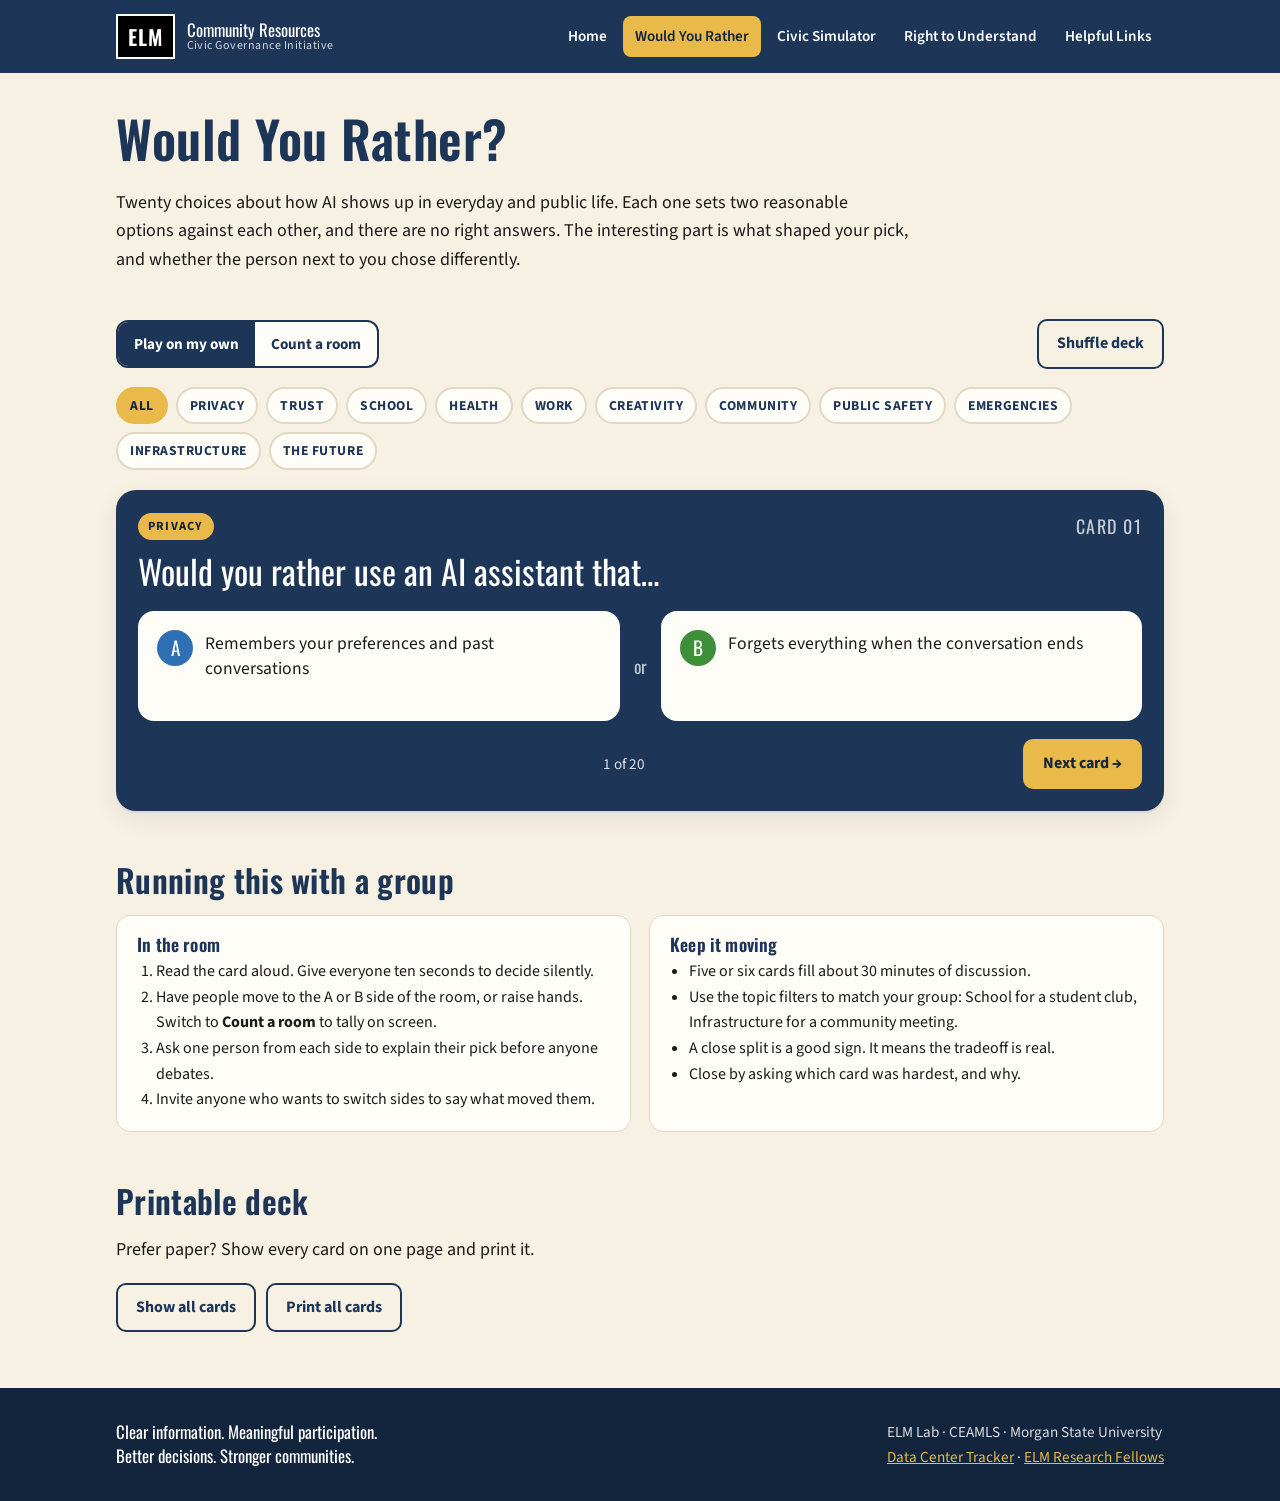
<file: would-you-rather.html>
<!DOCTYPE html>
<html lang="en">
<head>
<meta charset="UTF-8">
<meta name="viewport" content="width=device-width, initial-scale=1.0">
<title>Would You Rather? · ELM Community Resources</title>
<meta name="description" content="Twenty quick choices about AI in everyday and civic life, for solo play or group discussion.">
<link rel="preconnect" href="https://fonts.googleapis.com">
<link href="https://fonts.googleapis.com/css2?family=Oswald:wght@500;600&family=Source+Sans+3:wght@400;600;700&display=swap" rel="stylesheet">
<link rel="stylesheet" href="assets/style.css">
<script src="assets/site.js" defer></script>
<style>
  .intro { padding: 36px 0 8px; }
  .intro p { max-width: 44em; }

  .toolbar { display: flex; flex-wrap: wrap; gap: 12px; align-items: center; justify-content: space-between; margin: 18px 0; }
  .mode { display: inline-flex; background: var(--paper); border: 2px solid var(--navy); border-radius: 12px; overflow: hidden; }
  .mode button { font: inherit; font-weight: 700; font-size: .95rem; border: 0; background: transparent; color: var(--navy); padding: 10px 16px; cursor: pointer; min-height: 44px; }
  .mode button[aria-pressed="true"] { background: var(--navy); color: #fff; }

  .chips { display: flex; flex-wrap: wrap; gap: 8px; margin: 6px 0 20px; }
  .chip { font: inherit; font-size: .85rem; font-weight: 700; letter-spacing: .04em; text-transform: uppercase;
    border: 2px solid var(--line); background: var(--paper); color: var(--navy); padding: 6px 12px; border-radius: 999px; cursor: pointer; min-height: 36px; }
  .chip[aria-pressed="true"] { background: var(--gold); border-color: var(--gold); color: var(--navy-deep); }

  /* The card */
  .stage { background: var(--navy); border-radius: 20px; padding: 22px; box-shadow: var(--shadow); color: #fff; }
  .card-top { display: flex; justify-content: space-between; align-items: center; gap: 12px; margin-bottom: 10px; }
  .cat { background: var(--gold); color: var(--navy-deep); font-weight: 700; font-size: .78rem; letter-spacing: .1em; text-transform: uppercase; padding: 4px 10px; border-radius: 999px; }
  .num { font-family: "Oswald", sans-serif; opacity: .75; letter-spacing: .08em; }
  .question { font-family: "Oswald", sans-serif; font-size: clamp(1.4rem, 4.5vw, 2.1rem); line-height: 1.2; margin: 6px 0 20px; color: #fff; }

  .options { display: grid; grid-template-columns: 1fr auto 1fr; gap: 14px; align-items: stretch; }
  .or { align-self: center; font-family: "Oswald", sans-serif; font-size: 1.1rem; opacity: .7; }
  .opt { position: relative; text-align: left; font: inherit; font-size: 1.1rem; line-height: 1.4; color: var(--ink);
    background: var(--paper); border: 3px solid transparent; border-radius: 16px; padding: 18px 18px 18px 64px; cursor: pointer; min-height: 110px; transition: transform .12s ease, border-color .12s; }
  .opt:hover { transform: translateY(-2px); }
  .opt .letter { position: absolute; left: 16px; top: 16px; width: 36px; height: 36px; border-radius: 50%; display: grid; place-items: center;
    font-family: "Oswald", sans-serif; font-size: 1.2rem; color: #fff; }
  .opt[data-o="A"] .letter { background: var(--water); }
  .opt[data-o="B"] .letter { background: var(--econ); }
  .opt.picked { border-color: var(--gold); box-shadow: 0 0 0 4px rgba(233,185,73,.35); }
  .opt.dim { opacity: .55; }

  /* Group tally */
  .tally { display: none; margin-top: 12px; align-items: center; gap: 10px; }
  .group .tally { display: flex; }
  .group .opt { cursor: default; }
  .group .opt:hover { transform: none; }
  .tally button { font: inherit; font-weight: 700; width: 44px; height: 44px; border-radius: 10px; border: 2px solid var(--navy); background: var(--paper); color: var(--navy); cursor: pointer; font-size: 1.2rem; }
  .tally .count { font-family: "Oswald", sans-serif; font-size: 1.6rem; min-width: 2ch; text-align: center; color: var(--navy); }
  .bar { height: 10px; border-radius: 5px; background: var(--line); overflow: hidden; margin-top: 10px; display: none; }
  .group .bar { display: block; }
  .bar span { display: block; height: 100%; width: 0; transition: width .2s; }
  .opt[data-o="A"] .bar span { background: var(--water); }
  .opt[data-o="B"] .bar span { background: var(--econ); }

  .reflect { margin-top: 18px; background: rgba(255,255,255,.08); border-radius: 14px; padding: 16px 18px; display: none; }
  .reflect.show { display: block; }
  .reflect h3 { color: var(--gold); font-size: 1.05rem; letter-spacing: .06em; text-transform: uppercase; }
  .reflect ul { margin: 0; padding-left: 1.2em; }
  .reflect li { margin: 4px 0; }

  .controls { display: flex; justify-content: space-between; align-items: center; gap: 10px; margin-top: 18px; flex-wrap: wrap; }
  .controls .btn.ghost { border-color: #fff; color: #fff; }
  .controls .btn.ghost:hover { background: rgba(255,255,255,.1); }
  .progress { font-size: .95rem; opacity: .85; }

  /* Summary */
  .summary { display: none; background: var(--paper); border-radius: 20px; padding: 24px; box-shadow: var(--shadow); }
  .summary.show { display: block; }
  .summary ol { padding-left: 1.3em; }
  .summary li { margin: 8px 0; }
  .summary .skipped { color: var(--muted); font-style: italic; }

  .facilitate { display: grid; grid-template-columns: repeat(auto-fit, minmax(260px, 1fr)); gap: 18px; margin-top: 12px; }
  .facilitate > div { background: var(--paper); border: 1px solid var(--line); border-radius: var(--radius); padding: 18px 20px; }
  .facilitate h3 { font-size: 1.1rem; }
  .facilitate ul, .facilitate ol { padding-left: 1.2em; margin: 0; font-size: 1rem; }

  /* All cards / print view */
  .all-cards { display: none; grid-template-columns: repeat(auto-fit, minmax(300px, 1fr)); gap: 14px; margin-top: 16px; }
  .all-cards.show { display: grid; }
  .mini { background: var(--paper); border: 2px solid var(--navy); border-radius: 14px; padding: 16px; break-inside: avoid; }
  .mini .cat { font-size: .7rem; }
  .mini h4 { font-family: "Oswald", sans-serif; color: var(--navy); font-size: 1.1rem; margin: 10px 0; font-weight: 600; }
  .mini p { font-size: .95rem; margin: 6px 0; }
  .mini b { color: var(--navy); }

  @media (max-width: 640px) {
    .options { grid-template-columns: 1fr; }
    .or { justify-self: center; }
    .stage { padding: 16px; }
  }
  @media print {
    .site-header, .site-footer, .intro, .toolbar, .chips, .stage, .summary, .facilitate-wrap, .print-hide { display: none !important; }
    body { background: #fff; }
    .all-cards { display: grid !important; grid-template-columns: 1fr 1fr; }
  }
</style>
</head>
<body>

<header class="site-header">
  <div class="wrap">
    <a class="brand" href="index.html">
      <span class="brand-mark">ELM</span>
      <span class="brand-text">Community Resources<small>Civic Governance Initiative</small></span>
    </a>
    <button class="nav-toggle" aria-expanded="false" aria-controls="nav">Menu</button>
    <nav class="site-nav" id="nav" aria-label="Main">
      <ul>
        <li><a href="index.html">Home</a></li>
        <li><a href="would-you-rather.html" aria-current="page">Would You Rather</a></li>
        <li><a href="simulator.html">Civic Simulator</a></li>
        <li><a href="right-to-understand.html">Right to Understand</a></li>
        <li><a href="links.html">Helpful Links</a></li>
      </ul>
    </nav>
  </div>
</header>

<main class="wrap">
  <section class="intro">
    <h1>Would You Rather?</h1>
    <p>Twenty choices about how AI shows up in everyday and public life. Each one sets two reasonable options against each other, and there are no right answers. The interesting part is what shaped your pick, and whether the person next to you chose differently.</p>
  </section>

  <div class="toolbar">
    <div class="mode" role="group" aria-label="Play mode">
      <button type="button" data-mode="solo" aria-pressed="true">Play on my own</button>
      <button type="button" data-mode="group" aria-pressed="false">Count a room</button>
    </div>
    <button class="btn ghost" type="button" id="shuffle">Shuffle deck</button>
  </div>

  <div class="chips" id="chips" role="group" aria-label="Filter by topic"></div>

  <section class="stage" id="stage" aria-live="polite">
    <div class="card-top">
      <span class="cat" id="cat"></span>
      <span class="num" id="num"></span>
    </div>
    <p class="question" id="question"></p>

    <div class="options">
      <div class="opt" data-o="A" role="button" tabindex="0">
        <span class="letter">A</span>
        <span class="text" id="optA"></span>
        <div class="bar"><span></span></div>
        <div class="tally"><button type="button" data-d="-1" aria-label="Remove one vote for A">−</button><span class="count">0</span><button type="button" data-d="1" aria-label="Add one vote for A">+</button></div>
      </div>
      <span class="or">or</span>
      <div class="opt" data-o="B" role="button" tabindex="0">
        <span class="letter">B</span>
        <span class="text" id="optB"></span>
        <div class="bar"><span></span></div>
        <div class="tally"><button type="button" data-d="-1" aria-label="Remove one vote for B">−</button><span class="count">0</span><button type="button" data-d="1" aria-label="Add one vote for B">+</button></div>
      </div>
    </div>

    <div class="reflect" id="reflect">
      <h3>Talk it through</h3>
      <ul>
        <li>What shaped your answer?</li>
        <li>What would have to change for you to pick the other side?</li>
        <li>Who in your community might answer differently, and why?</li>
      </ul>
    </div>

    <div class="controls">
      <button class="btn ghost" type="button" id="prev">← Back</button>
      <span class="progress" id="progress"></span>
      <button class="btn gold" type="button" id="next">Next card →</button>
    </div>
  </section>

  <section class="summary" id="summary" aria-live="polite">
    <h2 style="margin-top:0">Your choices</h2>
    <p>Look back over your picks. Do you notice a pattern, such as always choosing speed, or always choosing the option with a person in the loop? Where did you break your own pattern, and why?</p>
    <ol id="summaryList"></ol>
    <div style="display:flex;gap:10px;flex-wrap:wrap">
      <button class="btn" type="button" id="copy">Copy my answers</button>
      <button class="btn ghost" type="button" id="restart">Play again</button>
    </div>
  </section>

  <div class="facilitate-wrap">
    <h2>Running this with a group</h2>
    <div class="facilitate">
      <div>
        <h3>In the room</h3>
        <ol>
          <li>Read the card aloud. Give everyone ten seconds to decide silently.</li>
          <li>Have people move to the A or B side of the room, or raise hands. Switch to <strong>Count a room</strong> to tally on screen.</li>
          <li>Ask one person from each side to explain their pick before anyone debates.</li>
          <li>Invite anyone who wants to switch sides to say what moved them.</li>
        </ol>
      </div>
      <div>
        <h3>Keep it moving</h3>
        <ul>
          <li>Five or six cards fill about 30 minutes of discussion.</li>
          <li>Use the topic filters to match your group: School for a student club, Infrastructure for a community meeting.</li>
          <li>A close split is a good sign. It means the tradeoff is real.</li>
          <li>Close by asking which card was hardest, and why.</li>
        </ul>
      </div>
    </div>

    <h2>Printable deck</h2>
    <p>Prefer paper? Show every card on one page and print it.</p>
    <div style="display:flex;gap:10px;flex-wrap:wrap">
      <button class="btn ghost" type="button" id="showAll">Show all cards</button>
      <button class="btn ghost" type="button" onclick="window.print()">Print all cards</button>
    </div>
  </div>

  <div class="all-cards" id="allCards"></div>
</main>

<footer class="site-footer">
  <div class="wrap">
    <div class="motto">Clear information. Meaningful participation.<br>Better decisions. Stronger communities.</div>
    <div>ELM Lab · CEAMLS · Morgan State University<br>
      <a href="https://shelley-neumeister.github.io/mdcgt-website/">Data Center Tracker</a> ·
      <a href="https://shelley-neumeister.github.io/elm-fellows-website/">ELM Research Fellows</a></div>
  </div>
</footer>

<script>
(function () {
  // Card text from the ELM "Would You Rather" deck (Equitable AI Community Conversations)
  var CARDS = [
    { n: 1,  cat: "Privacy",        q: "Would you rather use an AI assistant that…", a: "Remembers your preferences and past conversations", b: "Forgets everything when the conversation ends" },
    { n: 2,  cat: "Privacy",        q: "Would you rather have an AI service that…", a: "Gives more personalized help using more of your data", b: "Uses less of your data but gives more general help" },
    { n: 3,  cat: "Trust",          q: "Which AI answer would you rather receive?", a: "The more accurate answer, even if you cannot see how it was reached", b: "The easier-to-explain answer, even if it may be less accurate" },
    { n: 4,  cat: "Trust",          q: "When AI is uncertain, would you rather it…", a: "Offer its best guess and clearly label the uncertainty", b: "Stop and say it does not know" },
    { n: 5,  cat: "School",         q: "Which kind of tutoring would you rather have?", a: "An AI tutor available whenever you need it", b: "A human tutor once a week who gets to know you" },
    { n: 6,  cat: "School",         q: "Would you rather your school…", a: "Use AI to spot patterns that may show a student needs help", b: "Rely on teachers, students, and families to raise concerns" },
    { n: 7,  cat: "Health",         q: "When you have a health question, would you rather…", a: "Get immediate general guidance from an AI tool", b: "Wait to speak with a healthcare professional" },
    { n: 8,  cat: "Health",         q: "Would you rather allow an AI health tool to…", a: "Review more of your records to look for hidden risks", b: "Review fewer records to protect more of your privacy" },
    { n: 9,  cat: "Work",           q: "How would you rather have job applications reviewed?", a: "AI screens every application quickly using the same rules", b: "People review every application, even if the process takes longer" },
    { n: 10, cat: "Work",           q: "Which workplace would you rather choose?", a: "A four-day workweek with AI handling some tasks", b: "A five-day workweek with people handling all tasks" },
    { n: 11, cat: "Creativity",     q: "Which movie would you rather watch?", a: "A polished movie created mostly with AI", b: "A less polished movie created entirely by people" },
    { n: 12, cat: "Creativity",     q: "Would you rather AI art tools…", a: "Offer a wide range of artistic styles", b: "Use an artist's style only with that artist's permission" },
    { n: 13, cat: "Community",      q: "Would you rather your local government…", a: "Use AI to recommend decisions more quickly", b: "Take more time so residents can participate before decisions are made" },
    { n: 14, cat: "Community",      q: "Who would you rather have recommend how public money is spent?", a: "An AI system that compares needs and likely results", b: "A group of residents and public officials" },
    { n: 15, cat: "Public Safety",  q: "Which approach would you rather your community take?", a: "Use more cameras with AI to help investigate incidents", b: "Use fewer cameras to protect more personal privacy" },
    { n: 16, cat: "Emergencies",    q: "Would you rather emergency agencies…", a: "Use more community data to predict where help may be needed", b: "Collect less data and respond when people request help" },
    { n: 17, cat: "Infrastructure", q: "Would you rather your community…", a: "Welcome AI data centers with enforceable local benefits", b: "Limit data centers to reduce pressure on local resources" },
    { n: 18, cat: "Infrastructure", q: "Who should pay for grid upgrades needed by a large new project?", a: "The project developer pays, even if construction moves more slowly", b: "Costs are shared when the upgrades will also benefit the public" },
    { n: 19, cat: "The Future",     q: "Would you rather live in a community that…", a: "Adopts useful new AI tools early", b: "Waits to see how the tools affect other communities" },
    { n: 20, cat: "The Future",     q: "Which future would you rather have?", a: "More powerful AI managed by a few large organizations", b: "Less powerful AI that communities can help govern" }
  ];

  var cats = ["All"];
  CARDS.forEach(function (c) { if (cats.indexOf(c.cat) < 0) cats.push(c.cat); });

  var state = { mode: "solo", filter: "All", order: CARDS.map(function (c) { return c.n; }), i: 0, picks: {}, tallies: {} };

  function $(id) { return document.getElementById(id); }
  function deck() {
    return state.order
      .map(function (n) { return CARDS[n - 1]; })
      .filter(function (c) { return state.filter === "All" || c.cat === state.filter; });
  }

  // Topic chips
  cats.forEach(function (c) {
    var b = document.createElement("button");
    b.type = "button"; b.className = "chip"; b.textContent = c;
    b.setAttribute("aria-pressed", c === "All" ? "true" : "false");
    b.addEventListener("click", function () {
      state.filter = c; state.i = 0;
      document.querySelectorAll(".chip").forEach(function (x) { x.setAttribute("aria-pressed", x === b ? "true" : "false"); });
      showStage(); render();
    });
    $("chips").appendChild(b);
  });

  var optEls = document.querySelectorAll(".opt");

  function render() {
    var d = deck(), c = d[state.i];
    if (!c) return;
    $("cat").textContent = c.cat;
    $("num").textContent = "CARD " + String(c.n).padStart(2, "0");
    $("question").textContent = c.q;
    $("optA").textContent = c.a;
    $("optB").textContent = c.b;
    $("progress").textContent = (state.i + 1) + " of " + d.length;
    $("prev").disabled = state.i === 0;
    $("prev").style.visibility = state.i === 0 ? "hidden" : "visible";
    $("next").textContent = state.i === d.length - 1 ? (state.mode === "solo" ? "See my choices →" : "Finish") : "Next card →";

    var pick = state.picks[c.n];
    var t = state.tallies[c.n] || { A: 0, B: 0 };
    var total = t.A + t.B;
    optEls.forEach(function (el) {
      var o = el.getAttribute("data-o");
      el.classList.toggle("picked", state.mode === "solo" && pick === o);
      el.classList.toggle("dim", state.mode === "solo" && !!pick && pick !== o);
      el.setAttribute("aria-pressed", state.mode === "solo" && pick === o ? "true" : "false");
      el.querySelector(".count").textContent = t[o];
      el.querySelector(".bar span").style.width = total ? (100 * t[o] / total) + "%" : "0";
    });
    $("reflect").classList.toggle("show", state.mode === "group" || !!pick);
  }

  function choose(o) {
    if (state.mode !== "solo") return;
    var c = deck()[state.i];
    state.picks[c.n] = o;
    render();
  }

  optEls.forEach(function (el) {
    el.addEventListener("click", function (e) {
      if (e.target.closest(".tally")) return;
      choose(el.getAttribute("data-o"));
    });
    el.addEventListener("keydown", function (e) {
      if ((e.key === "Enter" || e.key === " ") && e.target === el) { e.preventDefault(); choose(el.getAttribute("data-o")); }
    });
    el.querySelectorAll(".tally button").forEach(function (b) {
      b.addEventListener("click", function () {
        var c = deck()[state.i], o = el.getAttribute("data-o");
        var t = state.tallies[c.n] || (state.tallies[c.n] = { A: 0, B: 0 });
        t[o] = Math.max(0, t[o] + Number(b.getAttribute("data-d")));
        render();
      });
    });
  });

  // Mode toggle
  document.querySelectorAll(".mode button").forEach(function (b) {
    b.addEventListener("click", function () {
      state.mode = b.getAttribute("data-mode");
      document.querySelectorAll(".mode button").forEach(function (x) { x.setAttribute("aria-pressed", x === b ? "true" : "false"); });
      $("stage").classList.toggle("group", state.mode === "group");
      optEls.forEach(function (el) { el.setAttribute("tabindex", state.mode === "solo" ? "0" : "-1"); });
      showStage(); render();
    });
  });

  function showStage() { $("stage").style.display = ""; $("summary").classList.remove("show"); }

  $("prev").addEventListener("click", function () { if (state.i > 0) { state.i--; render(); } });
  $("next").addEventListener("click", function () {
    var d = deck();
    if (state.i < d.length - 1) { state.i++; render(); }
    else if (state.mode === "solo") { showSummary(); }
    else { state.i = 0; render(); }
  });

  function showSummary() {
    var list = $("summaryList"); list.innerHTML = "";
    deck().forEach(function (c) {
      var li = document.createElement("li");
      var p = state.picks[c.n];
      if (p) {
        li.innerHTML = "<strong></strong> <span></span>";
        li.firstChild.textContent = c.cat + ":";
        li.lastChild.textContent = p === "A" ? c.a : c.b;
      } else {
        li.className = "skipped";
        li.textContent = c.cat + ": skipped";
      }
      list.appendChild(li);
    });
    $("stage").style.display = "none";
    $("summary").classList.add("show");
    $("summary").scrollIntoView({ behavior: "smooth", block: "start" });
  }

  $("restart").addEventListener("click", function () { state.picks = {}; state.i = 0; showStage(); render(); });
  $("copy").addEventListener("click", function () {
    var lines = deck().map(function (c) {
      var p = state.picks[c.n];
      return "Card " + c.n + " (" + c.cat + "): " + (p ? (p === "A" ? c.a : c.b) : "skipped");
    });
    var text = "My ELM Would You Rather choices\n" + lines.join("\n");
    var btn = $("copy");
    function done(msg) { btn.textContent = msg; setTimeout(function () { btn.textContent = "Copy my answers"; }, 2000); }
    if (navigator.clipboard) navigator.clipboard.writeText(text).then(function () { done("Copied"); }, function () { done("Copy failed"); });
    else done("Copy not supported");
  });

  $("shuffle").addEventListener("click", function () {
    var a = state.order.slice();
    for (var i = a.length - 1; i > 0; i--) { var j = Math.floor(Math.random() * (i + 1)); var t = a[i]; a[i] = a[j]; a[j] = t; }
    state.order = a; state.i = 0; showStage(); render();
  });

  // All cards (also the print view)
  CARDS.forEach(function (c) {
    var m = document.createElement("div"); m.className = "mini";
    m.innerHTML = '<span class="cat"></span><h4></h4><p><b>A.</b> <span></span></p><p><b>B.</b> <span></span></p><p style="color:var(--muted);font-style:italic">Choose one. What shaped your answer?</p>';
    m.querySelector(".cat").textContent = c.cat + " · Card " + c.n;
    m.querySelector("h4").textContent = c.q;
    var spans = m.querySelectorAll("p span");
    spans[0].textContent = c.a; spans[1].textContent = c.b;
    $("allCards").appendChild(m);
  });
  $("showAll").addEventListener("click", function () {
    var g = $("allCards"), on = g.classList.toggle("show");
    this.textContent = on ? "Hide all cards" : "Show all cards";
  });

  render();
})();
</script>
</body>
</html>
</file>
<file: assets/style.css>
/* ELM Community Resources — shared styles
   Palette drawn from the Patuxent County game box */
:root {
  --navy: #1d3557;
  --navy-deep: #13243d;
  --green: #2e6b3f;
  --gold: #e9b949;
  --cream: #f7f1e3;
  --paper: #fffdf7;
  --ink: #1b1b1b;
  --muted: #5b5b5b;
  --line: #e2d8c3;
  /* meter colors */
  --grid: #f2c230;
  --water: #2f6fb3;
  --trust: #6b4c9a;
  --econ: #3f8f3a;
  --radius: 14px;
  --shadow: 0 2px 0 rgba(0,0,0,.06), 0 8px 24px rgba(19,36,61,.08);
}

* { box-sizing: border-box; }
html { -webkit-text-size-adjust: 100%; }
body {
  margin: 0;
  background: var(--cream);
  color: var(--ink);
  font-family: "Source Sans 3", system-ui, -apple-system, "Segoe UI", sans-serif;
  font-size: 18px;
  line-height: 1.6;
}
img { max-width: 100%; }
a { color: var(--navy); }
h1, h2, h3, .display {
  font-family: "Oswald", "Arial Narrow", sans-serif;
  font-weight: 600;
  line-height: 1.15;
  letter-spacing: .01em;
  color: var(--navy);
}
h1 { font-size: clamp(2rem, 6vw, 3.2rem); margin: 0 0 .4em; }
h2 { font-size: clamp(1.5rem, 4vw, 2rem); margin: 1.6em 0 .5em; }
h3 { font-size: 1.25rem; margin: 0 0 .3em; }
p { margin: 0 0 1em; }

.wrap { max-width: 1080px; margin: 0 auto; padding: 0 16px; }

/* ---------- Header / nav ---------- */
.site-header { background: var(--navy); color: #fff; }
.site-header .wrap {
  display: flex; align-items: center; justify-content: space-between;
  gap: 16px; padding-top: 14px; padding-bottom: 14px; flex-wrap: wrap;
}
.brand { display: flex; align-items: center; gap: 12px; color: #fff; text-decoration: none; }
.brand-mark {
  background: #000; color: #fff; font-family: "Oswald", sans-serif; font-weight: 600;
  font-size: 1.3rem; padding: 4px 10px; border: 2px solid #fff; letter-spacing: .04em;
}
.brand-text { font-family: "Oswald", sans-serif; font-size: 1.05rem; line-height: 1.1; }
.brand-text small { display: block; font-family: "Source Sans 3", sans-serif; font-size: .75rem; opacity: .8; letter-spacing: .04em; }

.nav-toggle {
  display: none; background: none; border: 2px solid rgba(255,255,255,.6); color: #fff;
  border-radius: 8px; padding: 6px 12px; font: inherit; font-size: .9rem; cursor: pointer;
}
.site-nav ul { list-style: none; margin: 0; padding: 0; display: flex; gap: 4px; flex-wrap: wrap; }
.site-nav a, .site-nav span {
  display: block; padding: 8px 12px; border-radius: 8px; color: #fff; text-decoration: none;
  font-size: .95rem; font-weight: 600;
}
.site-nav a:hover { background: rgba(255,255,255,.12); }
.site-nav a[aria-current="page"] { background: var(--gold); color: var(--navy-deep); }
.site-nav .soon { opacity: .55; cursor: default; }
.site-nav .soon::after { content: " · soon"; font-weight: 400; font-size: .8em; }

@media (max-width: 760px) {
  .nav-toggle { display: inline-block; }
  .site-nav { width: 100%; display: none; }
  .site-nav.open { display: block; }
  .site-nav ul { flex-direction: column; padding-bottom: 6px; }
}

/* ---------- Hero ---------- */
.hero { background: linear-gradient(180deg, var(--navy) 0%, var(--navy-deep) 100%); color: #fff; padding: 48px 0 56px; }
.hero h1 { color: #fff; }
.hero .kicker {
  display: inline-block; background: var(--gold); color: var(--navy-deep);
  font-weight: 700; font-size: .8rem; letter-spacing: .08em; text-transform: uppercase;
  padding: 4px 10px; border-radius: 999px; margin-bottom: 14px;
}
.hero p.lede { font-size: 1.2rem; max-width: 46em; opacity: .92; }
.meter-strip { display: flex; gap: 6px; margin-top: 22px; }
.meter-strip span { height: 8px; flex: 1; border-radius: 4px; }

/* ---------- Resource cards (home) ---------- */
.cards { display: grid; grid-template-columns: repeat(auto-fit, minmax(240px, 1fr)); gap: 18px; margin: 32px 0; }
.res-card {
  background: var(--paper); border: 1px solid var(--line); border-radius: var(--radius);
  box-shadow: var(--shadow); padding: 22px; display: flex; flex-direction: column;
  text-decoration: none; color: inherit; border-top: 8px solid var(--accent, var(--navy));
  transition: transform .15s ease;
}
a.res-card:hover { transform: translateY(-3px); }
.res-card .tag {
  align-self: flex-start; font-size: .72rem; font-weight: 700; letter-spacing: .08em;
  text-transform: uppercase; padding: 3px 8px; border-radius: 999px; margin-bottom: 12px;
  background: var(--cream); color: var(--navy);
}
.res-card .tag.live { background: var(--green); color: #fff; }
.res-card p { color: var(--muted); font-size: 1rem; flex: 1; }
.res-card .go { font-weight: 700; color: var(--navy); }
.res-card.soon { opacity: .78; }

.note {
  background: var(--paper); border-left: 6px solid var(--gold); border-radius: 0 var(--radius) var(--radius) 0;
  padding: 18px 20px; margin: 24px 0; box-shadow: var(--shadow);
}

/* ---------- Buttons ---------- */
.btn {
  display: inline-flex; align-items: center; justify-content: center; gap: 8px;
  font: inherit; font-weight: 700; font-size: 1rem; cursor: pointer;
  padding: 10px 18px; border-radius: 10px; border: 2px solid var(--navy);
  background: var(--navy); color: #fff; text-decoration: none; min-height: 44px;
}
.btn:hover { background: var(--navy-deep); }
.btn.ghost { background: transparent; color: var(--navy); }
.btn.ghost:hover { background: rgba(29,53,87,.07); }
.btn.gold { background: var(--gold); border-color: var(--gold); color: var(--navy-deep); }

/* ---------- Footer ---------- */
.site-footer { background: var(--navy-deep); color: rgba(255,255,255,.85); padding: 32px 0; margin-top: 56px; font-size: .95rem; }
.site-footer a { color: var(--gold); }
.site-footer .wrap { display: flex; justify-content: space-between; gap: 24px; flex-wrap: wrap; }
.site-footer .motto { font-family: "Oswald", sans-serif; color: #fff; font-size: 1.05rem; line-height: 1.4; }

.visually-hidden { position: absolute !important; width: 1px; height: 1px; overflow: hidden; clip: rect(0 0 0 0); white-space: nowrap; }
:focus-visible { outline: 3px solid var(--gold); outline-offset: 2px; }
</file>
